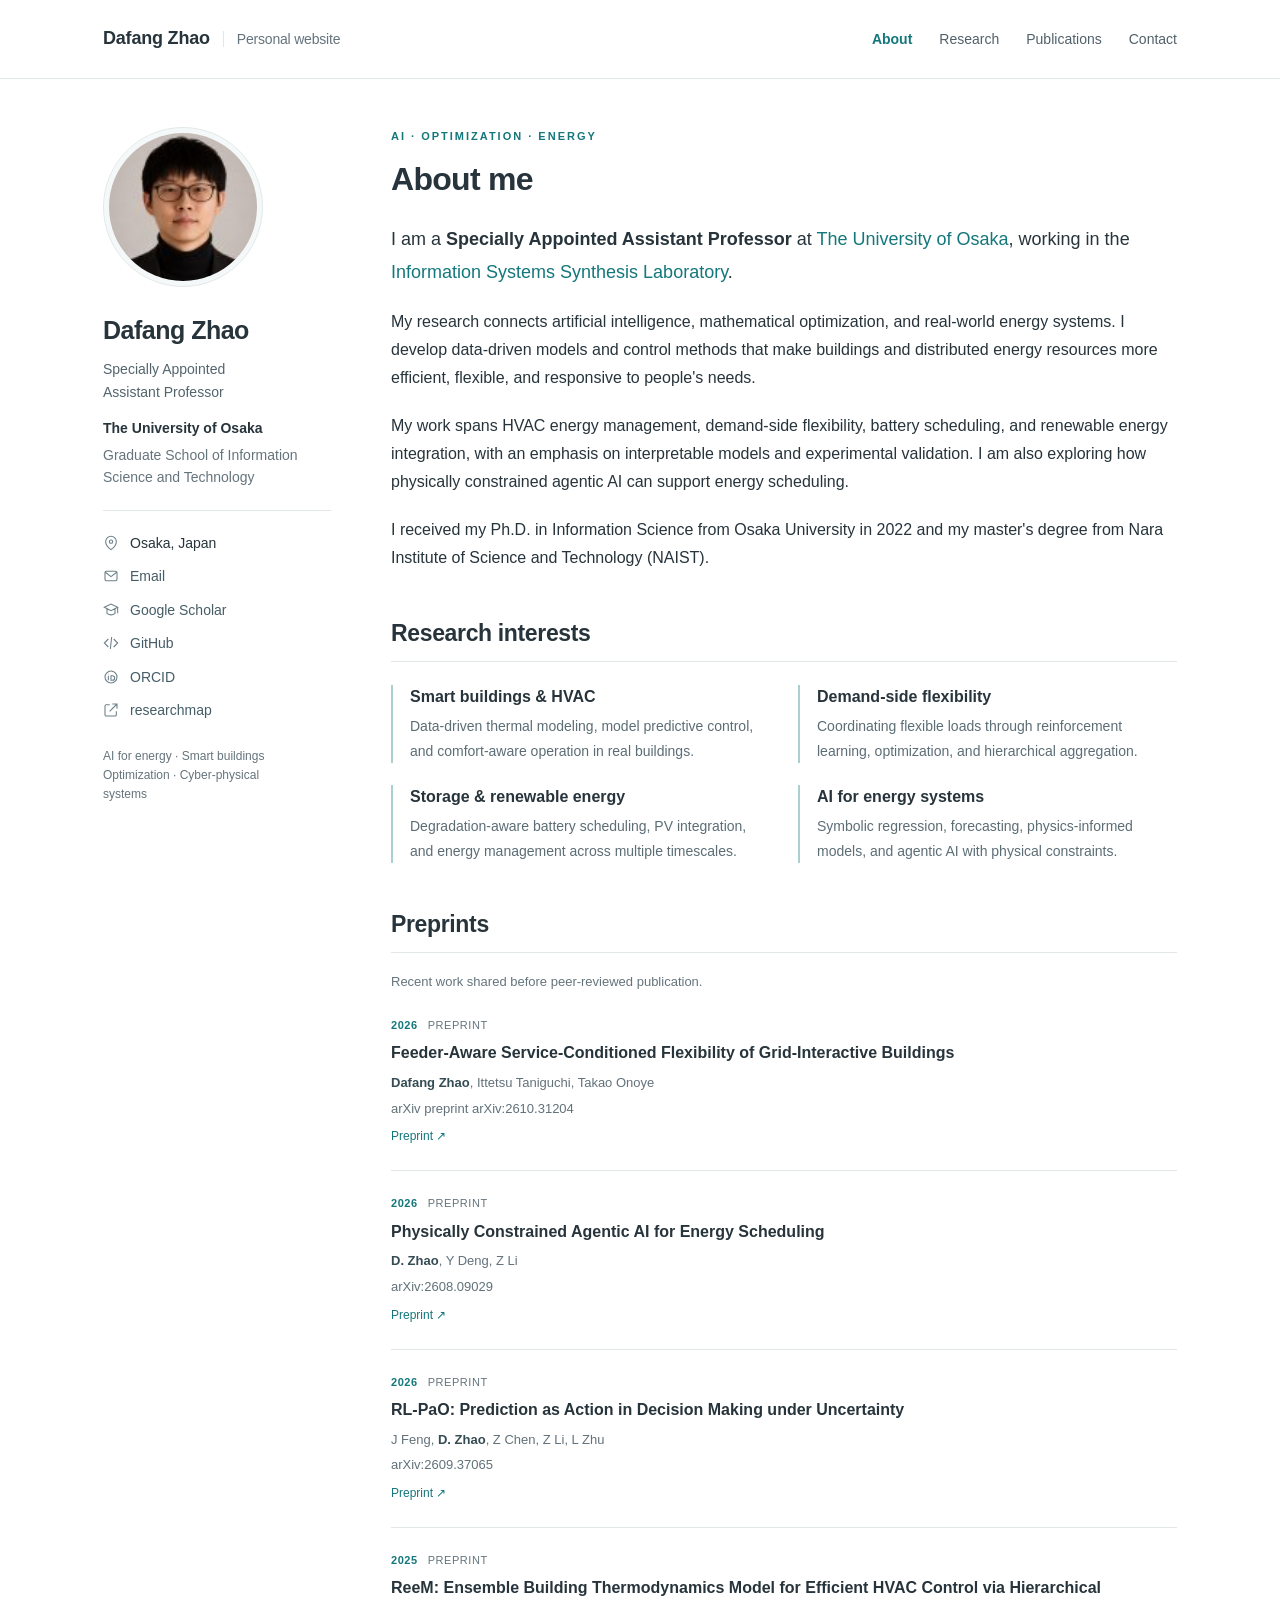
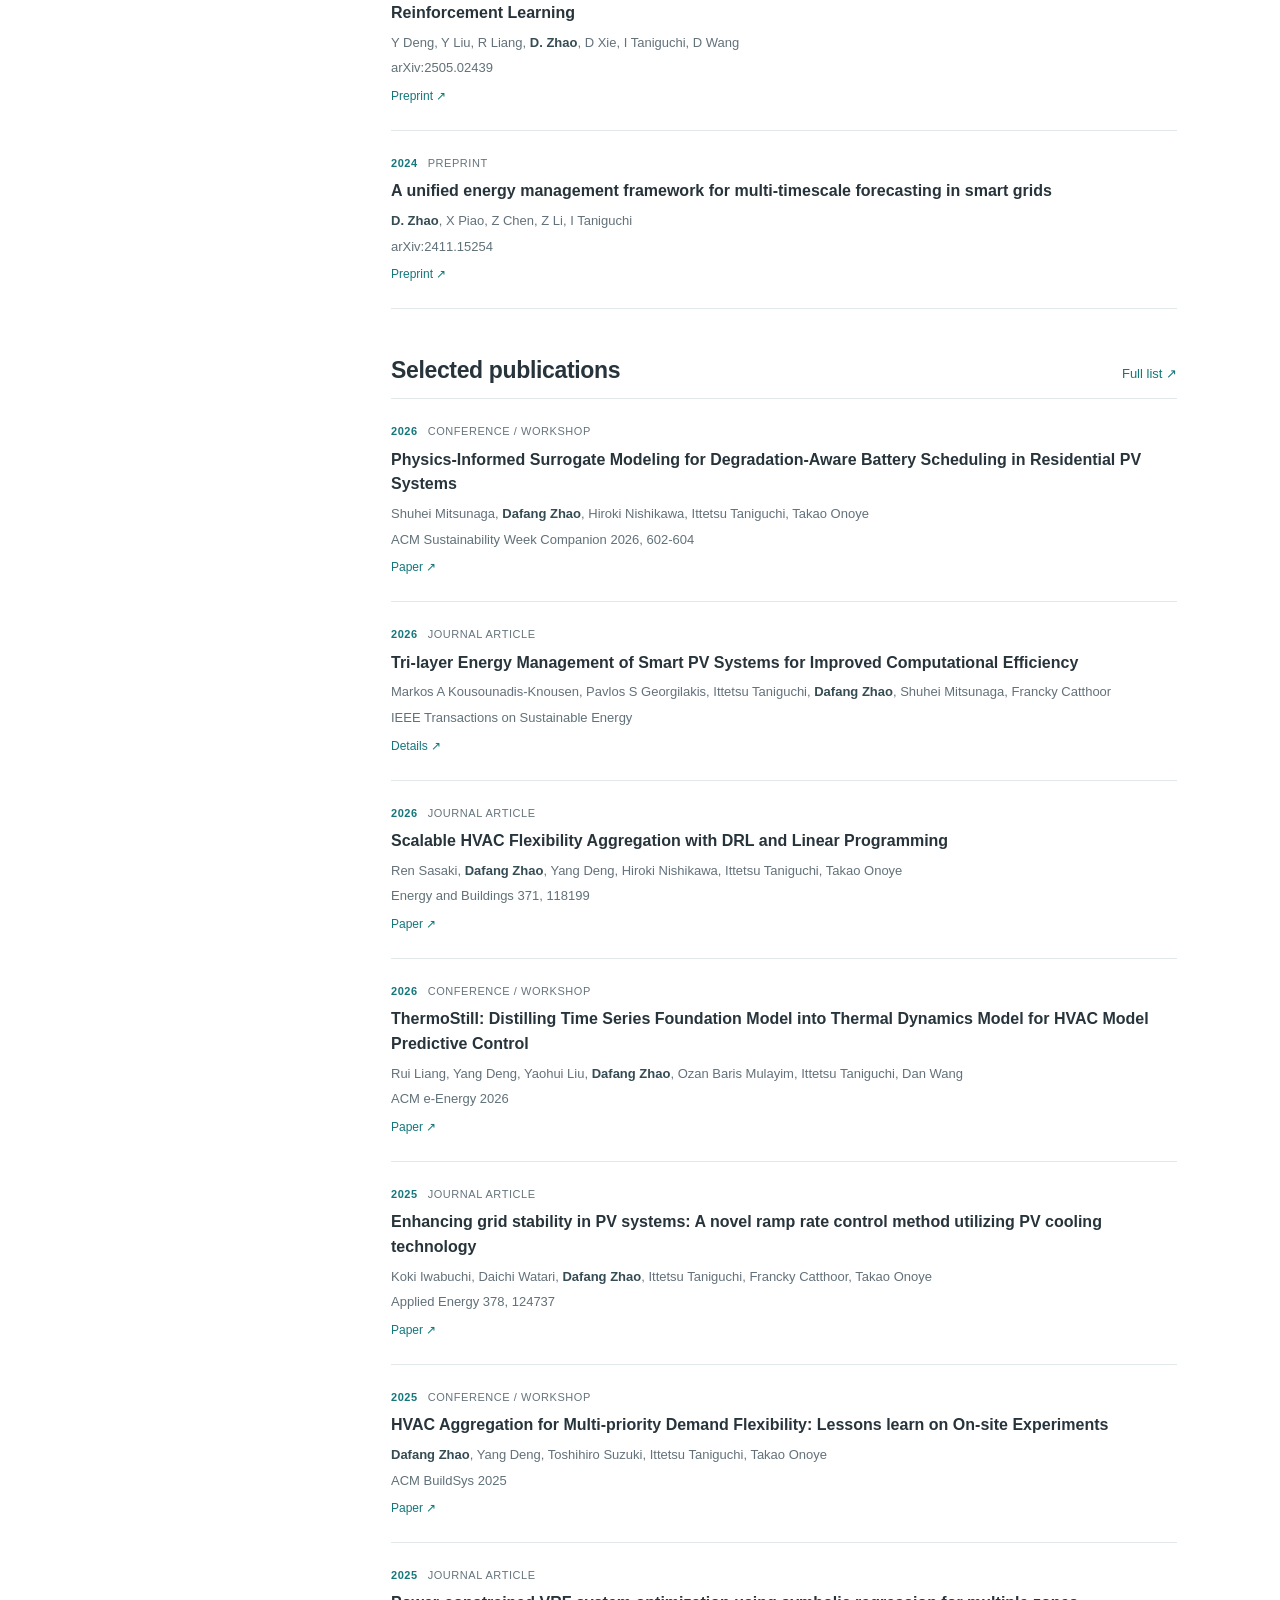
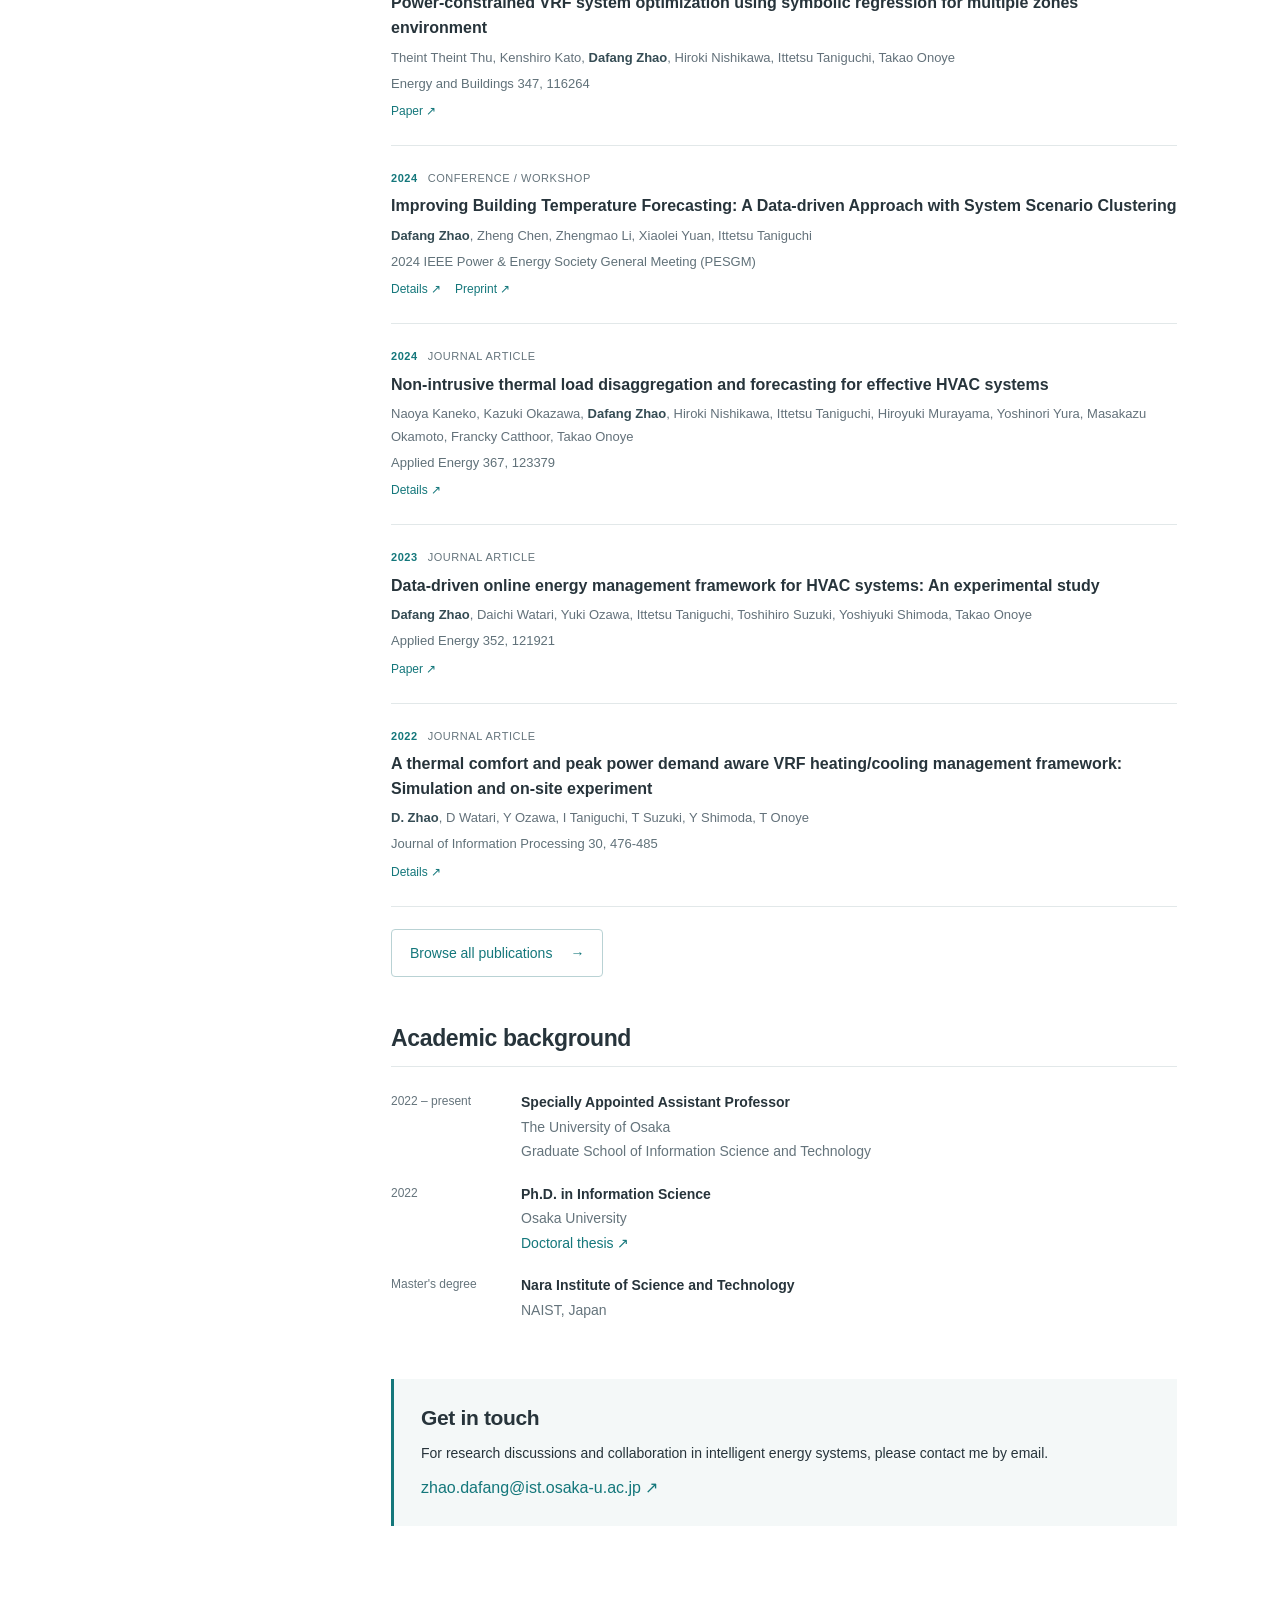
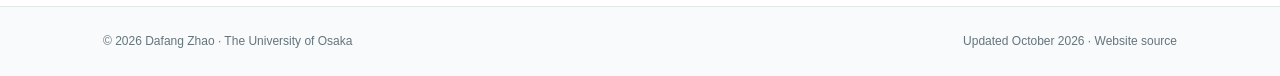
<file: index.html>
<!doctype html>
<html lang="en"><head>
<meta charset="utf-8"><meta name="viewport" content="width=device-width, initial-scale=1">
<title>Dafang Zhao | AI for Energy</title>
<meta name="description" content="Dafang Zhao, Specially Appointed Assistant Professor at The University of Osaka. Research in AI for energy, HVAC control, battery scheduling, and optimization.">
<meta name="theme-color" content="#14777b"><meta property="og:type" content="website"><meta property="og:title" content="Dafang Zhao | AI for Energy">
<meta property="og:description" content="AI, optimization, and intelligent energy systems. Research, publications, and academic background."><meta property="og:url" content="https://jacobzhao.github.io/">
<link rel="canonical" href="https://jacobzhao.github.io/"><link rel="icon" href="assets/favicon.svg" type="image/svg+xml"><link rel="stylesheet" href="assets/style.css">
<script type="application/ld+json">{"@context": "https://schema.org", "@type": "Person", "name": "Dafang Zhao", "url": "https://jacobzhao.github.io/", "image": "https://jacobzhao.github.io/assets/portrait.jpg", "jobTitle": "Specially Appointed Assistant Professor", "affiliation": {"@type": "Organization", "name": "The University of Osaka"}, "sameAs": ["https://scholar.google.com/citations?user=62711IsAAAAJ&hl=en", "https://github.com/JacobZhao", "https://orcid.org/0000-0001-8107-4260", "https://researchmap.jp/zhaodafang?lang=en"]}</script><script src="assets/main.js" defer></script>
</head><body>
<a class="skip-link" href="#main">Skip to content</a>
<header class="masthead"><div class="masthead-inner"><a class="brand" href="index.html">Dafang Zhao<span>Personal website</span></a>
<nav class="main-nav" aria-label="Main navigation"><a href="index.html" aria-current="page">About</a><a href="index.html#research">Research</a><a href="publications.html" >Publications</a><a href="index.html#contact">Contact</a></nav></div></header>
<div class="page-layout"><aside class="profile" aria-label="Dafang Zhao's profile">
      <img class="portrait" src="assets/portrait.jpg" alt="Dafang Zhao" width="160" height="160">
      <h2 class="profile-name">Dafang Zhao</h2>
      <p class="profile-role">Specially Appointed<br>Assistant Professor</p>
      <p class="profile-institution">The University of Osaka<span>Graduate School of Information<br>Science and Technology</span></p>
      <ul class="profile-links"><li class="location"><svg viewBox="0 0 24 24" aria-hidden="true"><path d="M20 10c0 6-8 12-8 12S4 16 4 10a8 8 0 1 1 16 0Z"/><circle cx="12" cy="10" r="2.5"/></svg>Osaka, Japan</li><li><svg viewBox="0 0 24 24" aria-hidden="true"><rect x="3" y="5" width="18" height="14" rx="2"/><path d="m3 6 9 7 9-7"/></svg><a href="mailto:zhao.dafang@ist.osaka-u.ac.jp">Email</a></li><li><svg viewBox="0 0 24 24" aria-hidden="true"><path d="m2 8 10-5 10 5-10 5Z M6 10v7c4 3 8 3 12 0v-7 M22 8v9"/></svg><a href="https://scholar.google.com/citations?user=62711IsAAAAJ&amp;hl=en">Google Scholar</a></li><li><svg viewBox="0 0 24 24" aria-hidden="true"><path d="m8 6-6 6 6 6m8-12 6 6-6 6m-3-15-2 18"/></svg><a href="https://github.com/JacobZhao">GitHub</a></li><li><svg viewBox="0 0 24 24" aria-hidden="true"><circle cx="12" cy="12" r="9"/><path d="M8 10v7m0-10v1m4 2h2a3 3 0 0 1 0 7h-2Z"/></svg><a href="https://orcid.org/0000-0001-8107-4260">ORCID</a></li><li><svg viewBox="0 0 24 24" aria-hidden="true"><path d="M14 3h7v7m0-7L10 14m0-10H5a2 2 0 0 0-2 2v13a2 2 0 0 0 2 2h13a2 2 0 0 0 2-2v-5"/></svg><a href="https://researchmap.jp/zhaodafang?lang=en">researchmap</a></li></ul>
      <p class="sidebar-note">AI for energy · Smart buildings<br>Optimization · Cyber-physical systems</p>
    </aside><main class="content" id="main"><p class="eyebrow">AI · Optimization · Energy</p><h1>About me</h1>
    <p class="intro">I am a <strong>Specially Appointed Assistant Professor</strong> at <a href="https://www.osaka-u.ac.jp/en">The University of Osaka</a>, working in the <a href="https://www-ise2.ist.osaka-u.ac.jp/en/">Information Systems Synthesis Laboratory</a>.</p>
    <p>My research connects artificial intelligence, mathematical optimization, and real-world energy systems. I develop data-driven models and control methods that make buildings and distributed energy resources more efficient, flexible, and responsive to people's needs.</p>
    <p>My work spans HVAC energy management, demand-side flexibility, battery scheduling, and renewable energy integration, with an emphasis on interpretable models and experimental validation. I am also exploring how physically constrained agentic AI can support energy scheduling.</p>
    <p>I received my Ph.D. in Information Science from Osaka University in 2022 and my master's degree from Nara Institute of Science and Technology (NAIST).</p>
    <section class="section" id="research" aria-labelledby="research-title"><div class="section-heading"><h2 id="research-title">Research interests</h2></div>
    <div class="research-list">
      <article class="research-item"><h3>Smart buildings &amp; HVAC</h3><p>Data-driven thermal modeling, model predictive control, and comfort-aware operation in real buildings.</p></article>
      <article class="research-item"><h3>Demand-side flexibility</h3><p>Coordinating flexible loads through reinforcement learning, optimization, and hierarchical aggregation.</p></article>
      <article class="research-item"><h3>Storage &amp; renewable energy</h3><p>Degradation-aware battery scheduling, PV integration, and energy management across multiple timescales.</p></article>
      <article class="research-item"><h3>AI for energy systems</h3><p>Symbolic regression, forecasting, physics-informed models, and agentic AI with physical constraints.</p></article>
    </div></section>
    <section class="section" id="preprints" aria-labelledby="preprints-title"><div class="section-heading"><h2 id="preprints-title">Preprints</h2></div><p class="preprint-note">Recent work shared before peer-reviewed publication.</p><ul class="pub-list"><li class="publication" data-type="preprint" data-year="2026">
      <div class="pub-kicker"><span class="year">2026</span><span>Preprint</span></div>
      <h3><a href="https://arxiv.org/abs/2610.31204">Feeder-Aware Service-Conditioned Flexibility of Grid-Interactive Buildings</a></h3>
      <p class="authors"><strong>Dafang Zhao</strong>, Ittetsu Taniguchi, Takao Onoye</p><p class="venue">arXiv preprint arXiv:2610.31204</p>
      <div class="pub-links"><a href="https://arxiv.org/abs/2610.31204">Preprint ↗</a></div></li><li class="publication" data-type="preprint" data-year="2026">
      <div class="pub-kicker"><span class="year">2026</span><span>Preprint</span></div>
      <h3><a href="https://arxiv.org/abs/2608.09029">Physically Constrained Agentic AI for Energy Scheduling</a></h3>
      <p class="authors"><strong>D. Zhao</strong>, Y Deng, Z Li</p><p class="venue">arXiv:2608.09029</p>
      <div class="pub-links"><a href="https://arxiv.org/abs/2608.09029">Preprint ↗</a></div></li><li class="publication" data-type="preprint" data-year="2026">
      <div class="pub-kicker"><span class="year">2026</span><span>Preprint</span></div>
      <h3><a href="https://arxiv.org/abs/2609.37065">RL-PaO: Prediction as Action in Decision Making under Uncertainty</a></h3>
      <p class="authors">J Feng, <strong>D. Zhao</strong>, Z Chen, Z Li, L Zhu</p><p class="venue">arXiv:2609.37065</p>
      <div class="pub-links"><a href="https://arxiv.org/abs/2609.37065">Preprint ↗</a></div></li><li class="publication" data-type="preprint" data-year="2025">
      <div class="pub-kicker"><span class="year">2025</span><span>Preprint</span></div>
      <h3><a href="https://arxiv.org/abs/2505.02439">ReeM: Ensemble Building Thermodynamics Model for Efficient HVAC Control via Hierarchical Reinforcement Learning</a></h3>
      <p class="authors">Y Deng, Y Liu, R Liang, <strong>D. Zhao</strong>, D Xie, I Taniguchi, D Wang</p><p class="venue">arXiv:2505.02439</p>
      <div class="pub-links"><a href="https://arxiv.org/abs/2505.02439">Preprint ↗</a></div></li><li class="publication" data-type="preprint" data-year="2024">
      <div class="pub-kicker"><span class="year">2024</span><span>Preprint</span></div>
      <h3><a href="https://arxiv.org/abs/2411.15254">A unified energy management framework for multi-timescale forecasting in smart grids</a></h3>
      <p class="authors"><strong>D. Zhao</strong>, X Piao, Z Chen, Z Li, I Taniguchi</p><p class="venue">arXiv:2411.15254</p>
      <div class="pub-links"><a href="https://arxiv.org/abs/2411.15254">Preprint ↗</a></div></li></ul></section><section class="section" id="publications" aria-labelledby="publications-title"><div class="section-heading"><h2 id="publications-title">Selected publications</h2><a href="publications.html">Full list ↗</a></div><ul class="pub-list"><li class="publication" data-type="conference" data-year="2026">
      <div class="pub-kicker"><span class="year">2026</span><span>Conference / workshop</span></div>
      <h3><a href="https://doi.org/10.1145/3765611.3815356">Physics-Informed Surrogate Modeling for Degradation-Aware Battery Scheduling in Residential PV Systems</a></h3>
      <p class="authors">Shuhei Mitsunaga, <strong>Dafang Zhao</strong>, Hiroki Nishikawa, Ittetsu Taniguchi, Takao Onoye</p><p class="venue">ACM Sustainability Week Companion 2026, 602-604</p>
      <div class="pub-links"><a href="https://doi.org/10.1145/3765611.3815356">Paper ↗</a></div></li><li class="publication" data-type="journal" data-year="2026">
      <div class="pub-kicker"><span class="year">2026</span><span>Journal article</span></div>
      <h3><a href="https://scholar.google.com/citations?view_op=view_citation&amp;hl=zh-CN&amp;user=62711IsAAAAJ&amp;sortby=pubdate&amp;citation_for_view=62711IsAAAAJ:O3NaXMp0MMsC">Tri-layer Energy Management of Smart PV Systems for Improved Computational Efficiency</a></h3>
      <p class="authors">Markos A Kousounadis-Knousen, Pavlos S Georgilakis, Ittetsu Taniguchi, <strong>Dafang Zhao</strong>, Shuhei Mitsunaga, Francky Catthoor</p><p class="venue">IEEE Transactions on Sustainable Energy</p>
      <div class="pub-links"><a href="https://scholar.google.com/citations?view_op=view_citation&amp;hl=zh-CN&amp;user=62711IsAAAAJ&amp;sortby=pubdate&amp;citation_for_view=62711IsAAAAJ:O3NaXMp0MMsC">Details ↗</a></div></li><li class="publication" data-type="journal" data-year="2026">
      <div class="pub-kicker"><span class="year">2026</span><span>Journal article</span></div>
      <h3><a href="https://doi.org/10.1016/j.enbuild.2026.118199">Scalable HVAC Flexibility Aggregation with DRL and Linear Programming</a></h3>
      <p class="authors">Ren Sasaki, <strong>Dafang Zhao</strong>, Yang Deng, Hiroki Nishikawa, Ittetsu Taniguchi, Takao Onoye</p><p class="venue">Energy and Buildings 371, 118199</p>
      <div class="pub-links"><a href="https://doi.org/10.1016/j.enbuild.2026.118199">Paper ↗</a></div></li><li class="publication" data-type="conference" data-year="2026">
      <div class="pub-kicker"><span class="year">2026</span><span>Conference / workshop</span></div>
      <h3><a href="https://doi.org/10.1145/3744255.3811745">ThermoStill: Distilling Time Series Foundation Model into Thermal Dynamics Model for HVAC Model Predictive Control</a></h3>
      <p class="authors">Rui Liang, Yang Deng, Yaohui Liu, <strong>Dafang Zhao</strong>, Ozan Baris Mulayim, Ittetsu Taniguchi, Dan Wang</p><p class="venue">ACM e-Energy 2026</p>
      <div class="pub-links"><a href="https://doi.org/10.1145/3744255.3811745">Paper ↗</a></div></li><li class="publication" data-type="journal" data-year="2025">
      <div class="pub-kicker"><span class="year">2025</span><span>Journal article</span></div>
      <h3><a href="https://doi.org/10.1016/j.apenergy.2024.124737">Enhancing grid stability in PV systems: A novel ramp rate control method utilizing PV cooling technology</a></h3>
      <p class="authors">Koki Iwabuchi, Daichi Watari, <strong>Dafang Zhao</strong>, Ittetsu Taniguchi, Francky Catthoor, Takao Onoye</p><p class="venue">Applied Energy 378, 124737</p>
      <div class="pub-links"><a href="https://doi.org/10.1016/j.apenergy.2024.124737">Paper ↗</a></div></li><li class="publication" data-type="conference" data-year="2025">
      <div class="pub-kicker"><span class="year">2025</span><span>Conference / workshop</span></div>
      <h3><a href="https://doi.org/10.1145/3736425.3770099">HVAC Aggregation for Multi-priority Demand Flexibility: Lessons learn on On-site Experiments</a></h3>
      <p class="authors"><strong>Dafang Zhao</strong>, Yang Deng, Toshihiro Suzuki, Ittetsu Taniguchi, Takao Onoye</p><p class="venue">ACM BuildSys 2025</p>
      <div class="pub-links"><a href="https://doi.org/10.1145/3736425.3770099">Paper ↗</a></div></li><li class="publication" data-type="journal" data-year="2025">
      <div class="pub-kicker"><span class="year">2025</span><span>Journal article</span></div>
      <h3><a href="https://doi.org/10.1016/j.enbuild.2025.116264">Power-constrained VRF system optimization using symbolic regression for multiple zones environment</a></h3>
      <p class="authors">Theint Theint Thu, Kenshiro Kato, <strong>Dafang Zhao</strong>, Hiroki Nishikawa, Ittetsu Taniguchi, Takao Onoye</p><p class="venue">Energy and Buildings 347, 116264</p>
      <div class="pub-links"><a href="https://doi.org/10.1016/j.enbuild.2025.116264">Paper ↗</a></div></li><li class="publication" data-type="conference" data-year="2024">
      <div class="pub-kicker"><span class="year">2024</span><span>Conference / workshop</span></div>
      <h3><a href="https://scholar.google.com/citations?view_op=view_citation&amp;hl=en&amp;user=62711IsAAAAJ&amp;citation_for_view=62711IsAAAAJ:8k81kl-MbHgC">Improving Building Temperature Forecasting: A Data-driven Approach with System Scenario Clustering</a></h3>
      <p class="authors"><strong>Dafang Zhao</strong>, Zheng Chen, Zhengmao Li, Xiaolei Yuan, Ittetsu Taniguchi</p><p class="venue">2024 IEEE Power &amp; Energy Society General Meeting (PESGM)</p>
      <div class="pub-links"><a href="https://scholar.google.com/citations?view_op=view_citation&amp;hl=en&amp;user=62711IsAAAAJ&amp;citation_for_view=62711IsAAAAJ:8k81kl-MbHgC">Details ↗</a><a href="https://arxiv.org/abs/2402.13628">Preprint ↗</a></div></li><li class="publication" data-type="journal" data-year="2024">
      <div class="pub-kicker"><span class="year">2024</span><span>Journal article</span></div>
      <h3><a href="https://scholar.google.com/citations?view_op=view_citation&amp;hl=en&amp;user=62711IsAAAAJ&amp;citation_for_view=62711IsAAAAJ:ULOm3_A8WrAC">Non-intrusive thermal load disaggregation and forecasting for effective HVAC systems</a></h3>
      <p class="authors">Naoya Kaneko, Kazuki Okazawa, <strong>Dafang Zhao</strong>, Hiroki Nishikawa, Ittetsu Taniguchi, Hiroyuki Murayama, Yoshinori Yura, Masakazu Okamoto, Francky Catthoor, Takao Onoye</p><p class="venue">Applied Energy 367, 123379</p>
      <div class="pub-links"><a href="https://scholar.google.com/citations?view_op=view_citation&amp;hl=en&amp;user=62711IsAAAAJ&amp;citation_for_view=62711IsAAAAJ:ULOm3_A8WrAC">Details ↗</a></div></li><li class="publication" data-type="journal" data-year="2023">
      <div class="pub-kicker"><span class="year">2023</span><span>Journal article</span></div>
      <h3><a href="https://doi.org/10.1016/j.apenergy.2023.121921">Data-driven online energy management framework for HVAC systems: An experimental study</a></h3>
      <p class="authors"><strong>Dafang Zhao</strong>, Daichi Watari, Yuki Ozawa, Ittetsu Taniguchi, Toshihiro Suzuki, Yoshiyuki Shimoda, Takao Onoye</p><p class="venue">Applied Energy 352, 121921</p>
      <div class="pub-links"><a href="https://doi.org/10.1016/j.apenergy.2023.121921">Paper ↗</a></div></li><li class="publication" data-type="journal" data-year="2022">
      <div class="pub-kicker"><span class="year">2022</span><span>Journal article</span></div>
      <h3><a href="https://scholar.google.com/citations?view_op=view_citation&amp;hl=en&amp;user=62711IsAAAAJ&amp;citation_for_view=62711IsAAAAJ:qjMakFHDy7sC">A thermal comfort and peak power demand aware VRF heating/cooling management framework: Simulation and on-site experiment</a></h3>
      <p class="authors"><strong>D. Zhao</strong>, D Watari, Y Ozawa, I Taniguchi, T Suzuki, Y Shimoda, T Onoye</p><p class="venue">Journal of Information Processing 30, 476-485</p>
      <div class="pub-links"><a href="https://scholar.google.com/citations?view_op=view_citation&amp;hl=en&amp;user=62711IsAAAAJ&amp;citation_for_view=62711IsAAAAJ:qjMakFHDy7sC">Details ↗</a></div></li></ul><a class="all-link" href="publications.html">Browse all publications <span aria-hidden="true">→</span></a></section>
    <section class="section" id="background" aria-labelledby="background-title"><div class="section-heading"><h2 id="background-title">Academic background</h2></div>
    <div class="timeline"><div class="timeline-time">2022 – present</div><div><strong>Specially Appointed Assistant Professor</strong><p>The University of Osaka<br>Graduate School of Information Science and Technology</p></div></div>
    <div class="timeline"><div class="timeline-time">2022</div><div><strong>Ph.D. in Information Science</strong><p>Osaka University</p><a href="https://hdl.handle.net/11094/89577">Doctoral thesis ↗</a></div></div>
    <div class="timeline"><div class="timeline-time">Master's degree</div><div><strong>Nara Institute of Science and Technology</strong><p>NAIST, Japan</p></div></div></section>
    <section class="contact-box" id="contact" aria-labelledby="contact-title"><h2 id="contact-title">Get in touch</h2><p>For research discussions and collaboration in intelligent energy systems, please contact me by email.</p><a href="mailto:zhao.dafang@ist.osaka-u.ac.jp">zhao.dafang@ist.osaka-u.ac.jp ↗</a></section></main></div>
<footer class="footer"><div class="footer-inner"><span>© 2026 Dafang Zhao · The University of Osaka</span><span>Updated October 2026 · <a href="https://github.com/JacobZhao/JacobZhao.github.io">Website source</a></span></div></footer>
</body></html>
</file>
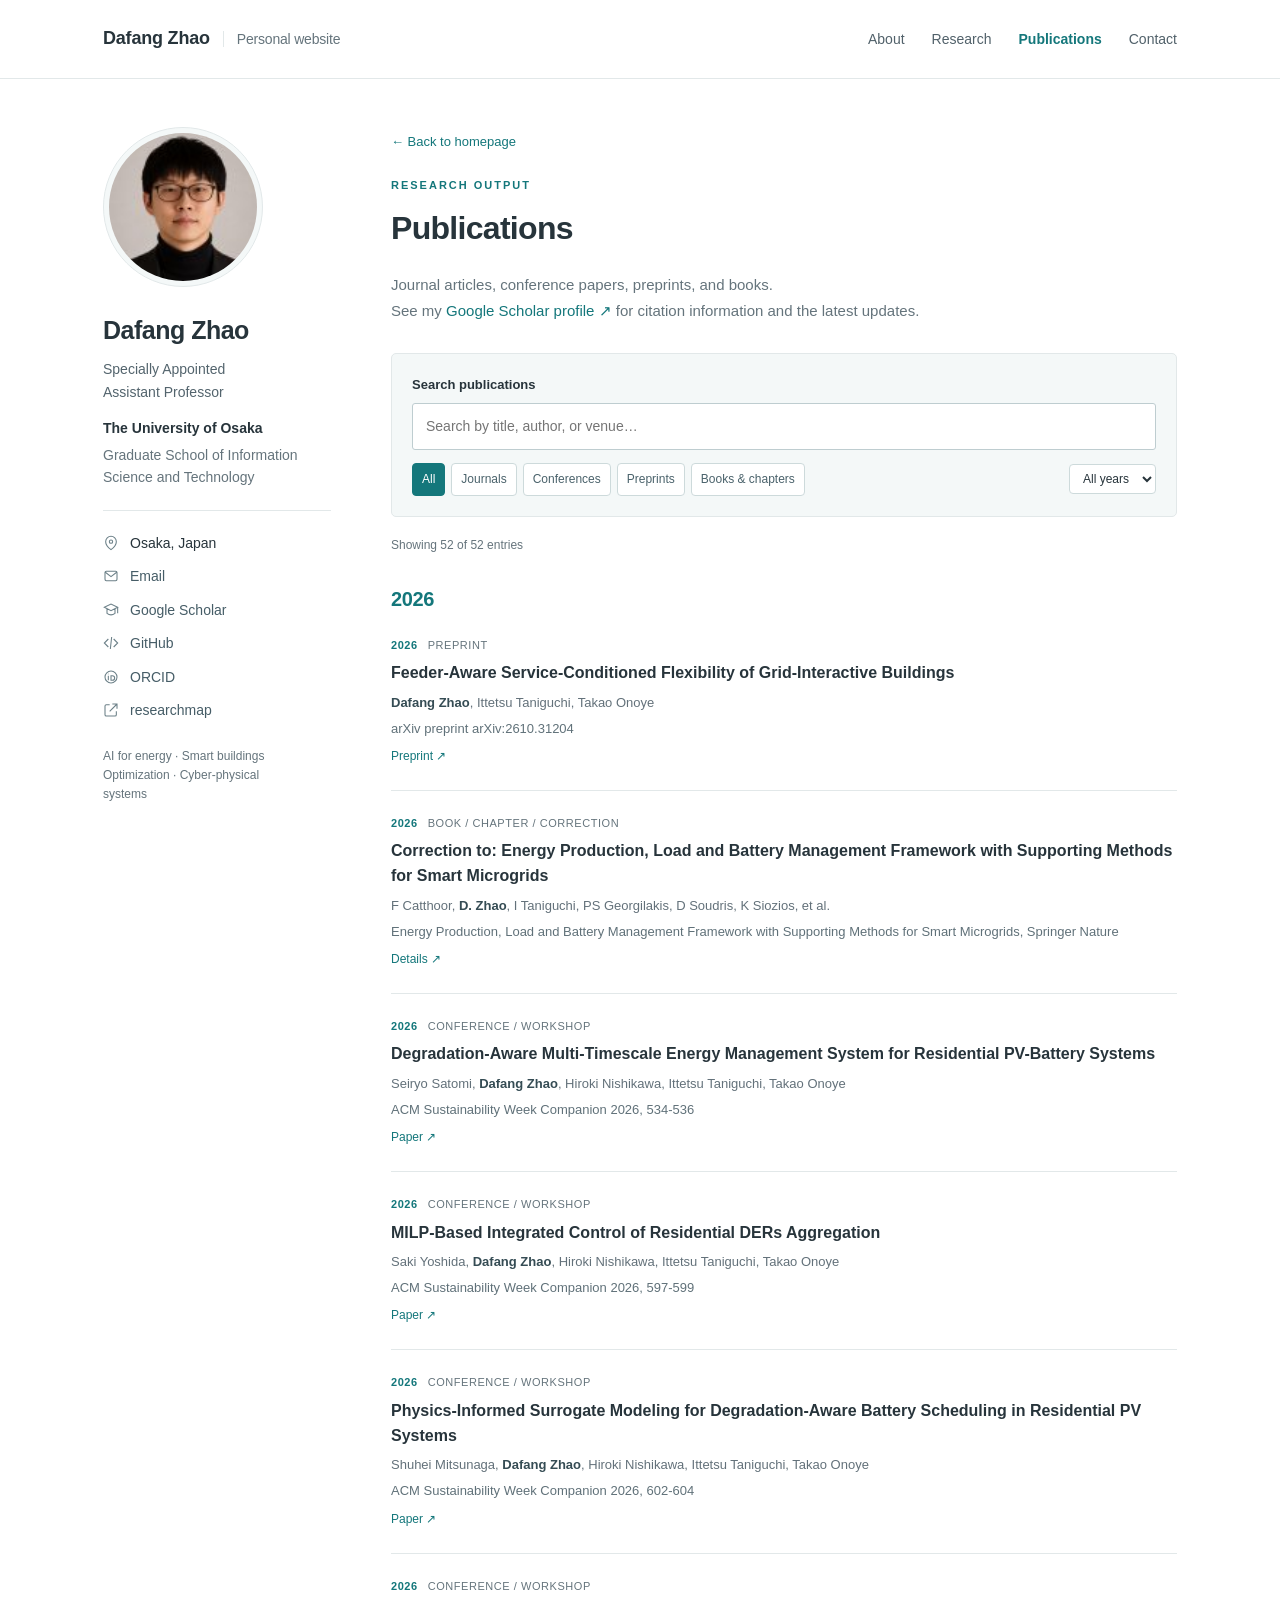
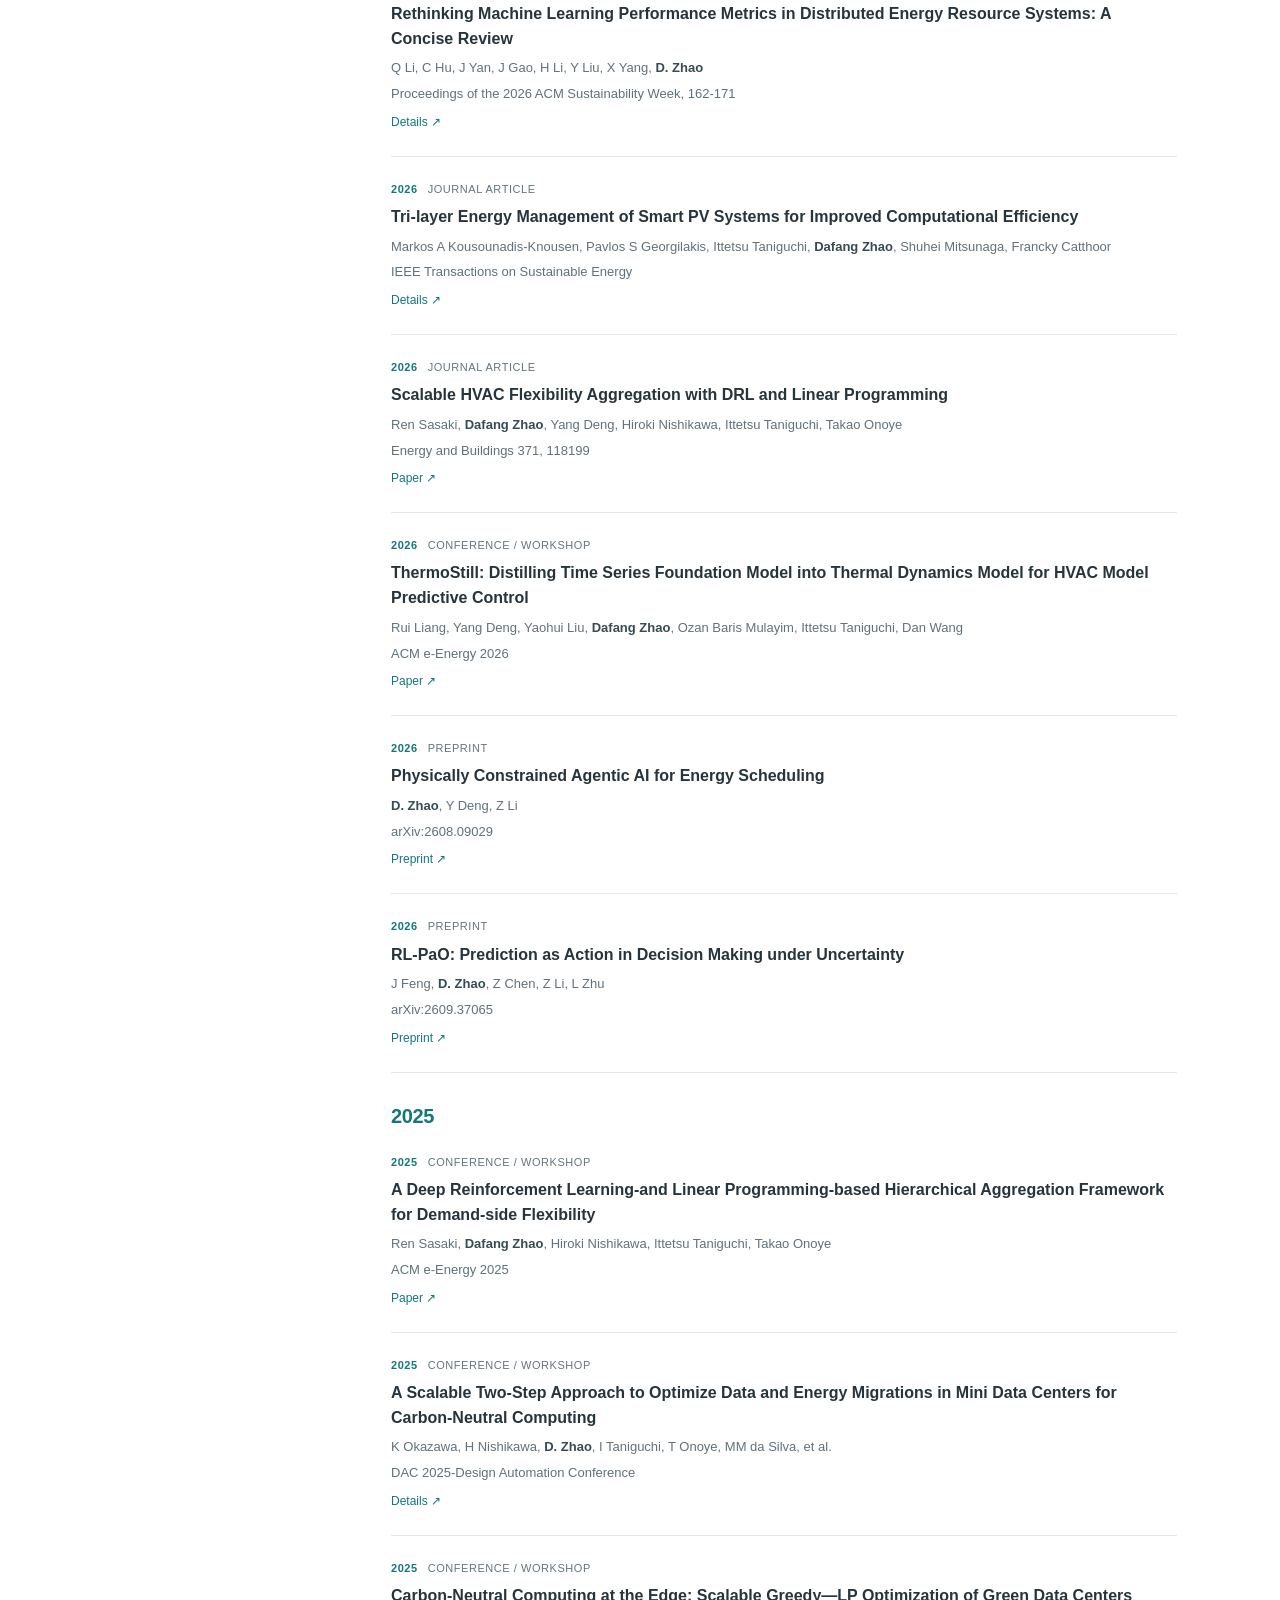
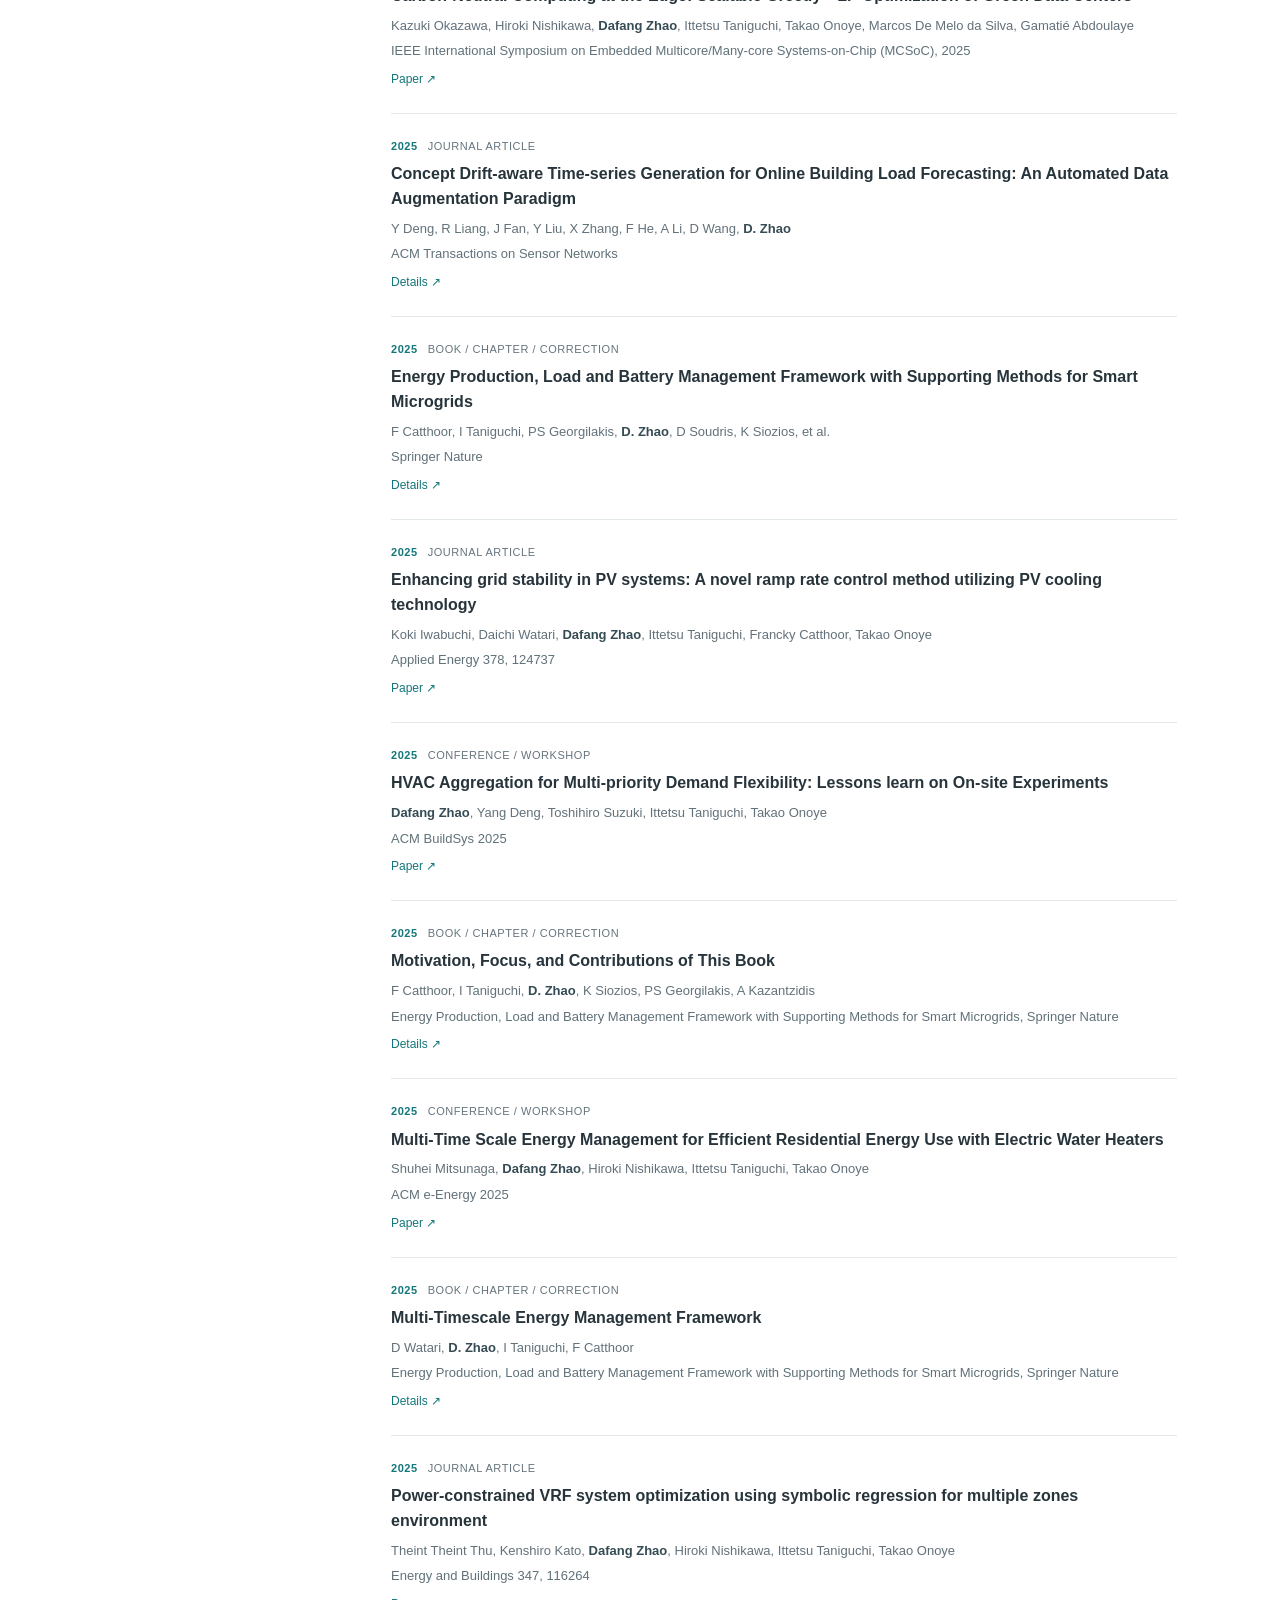
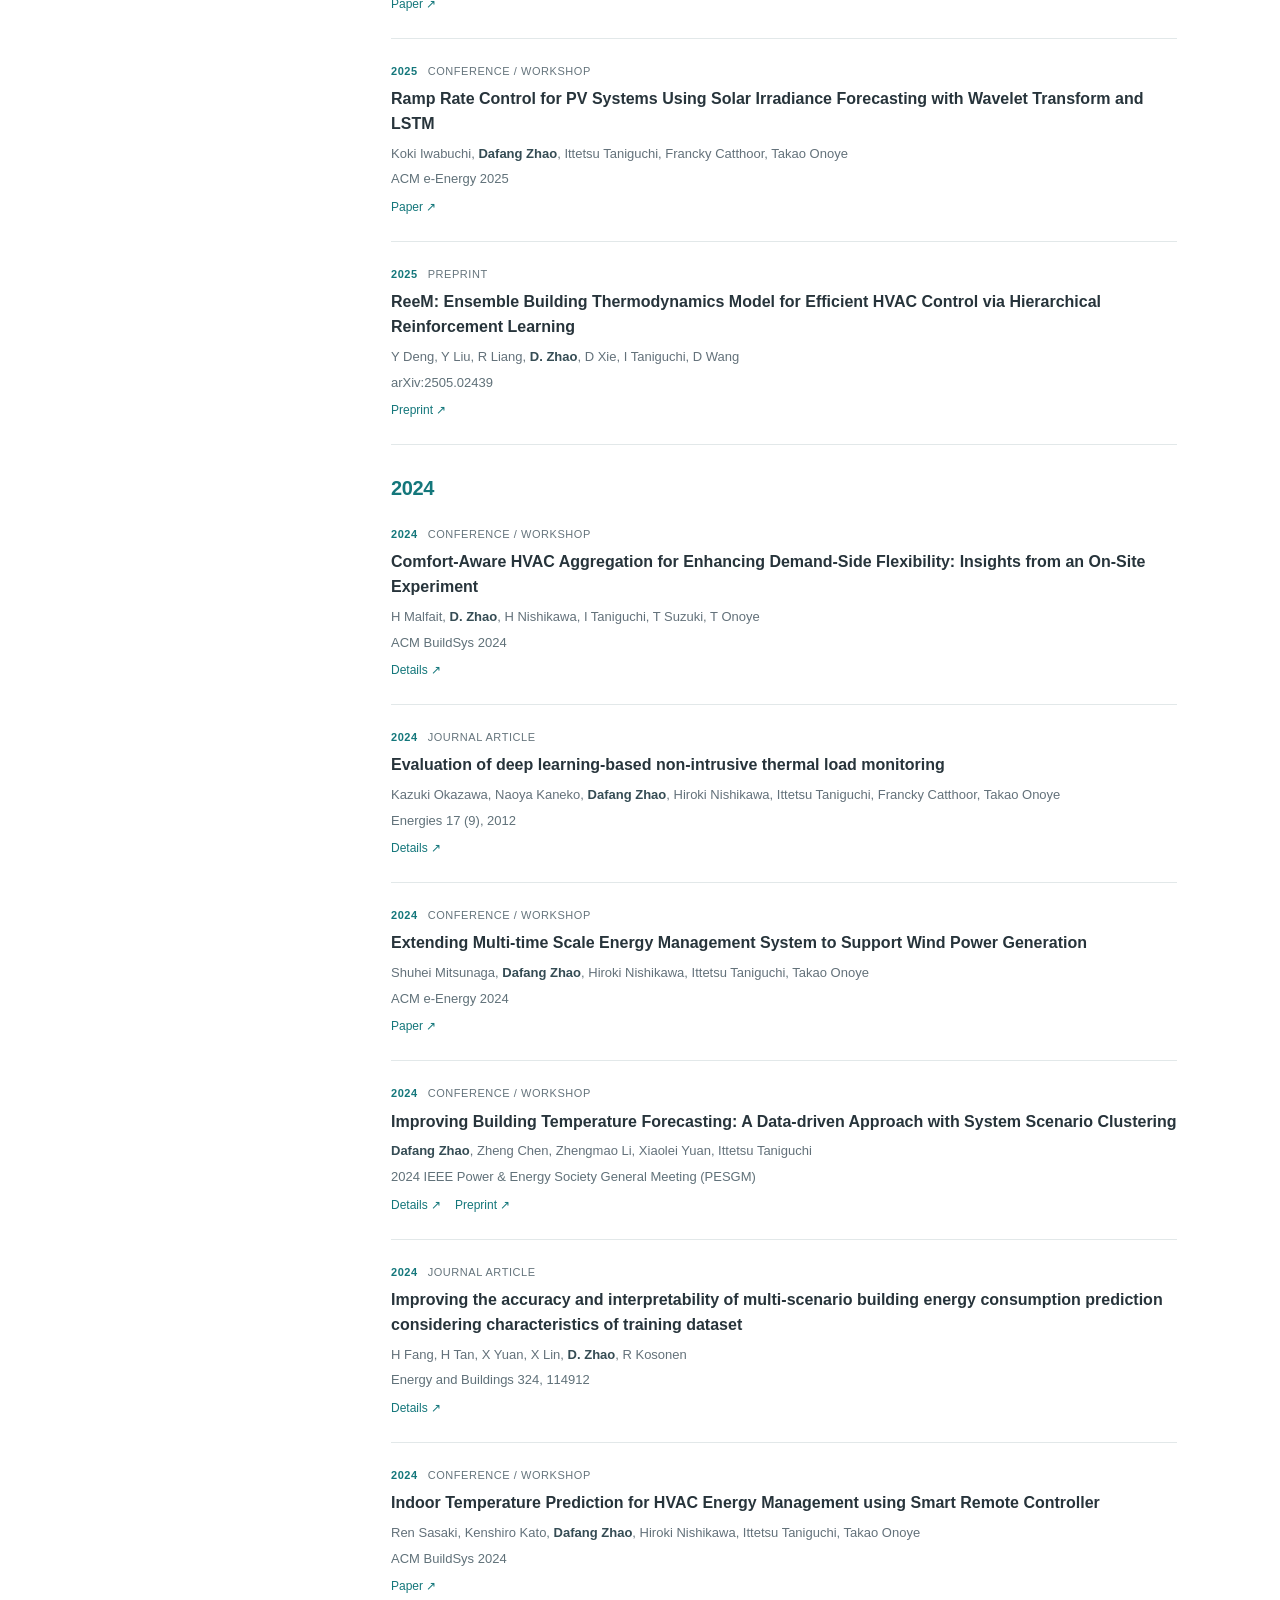
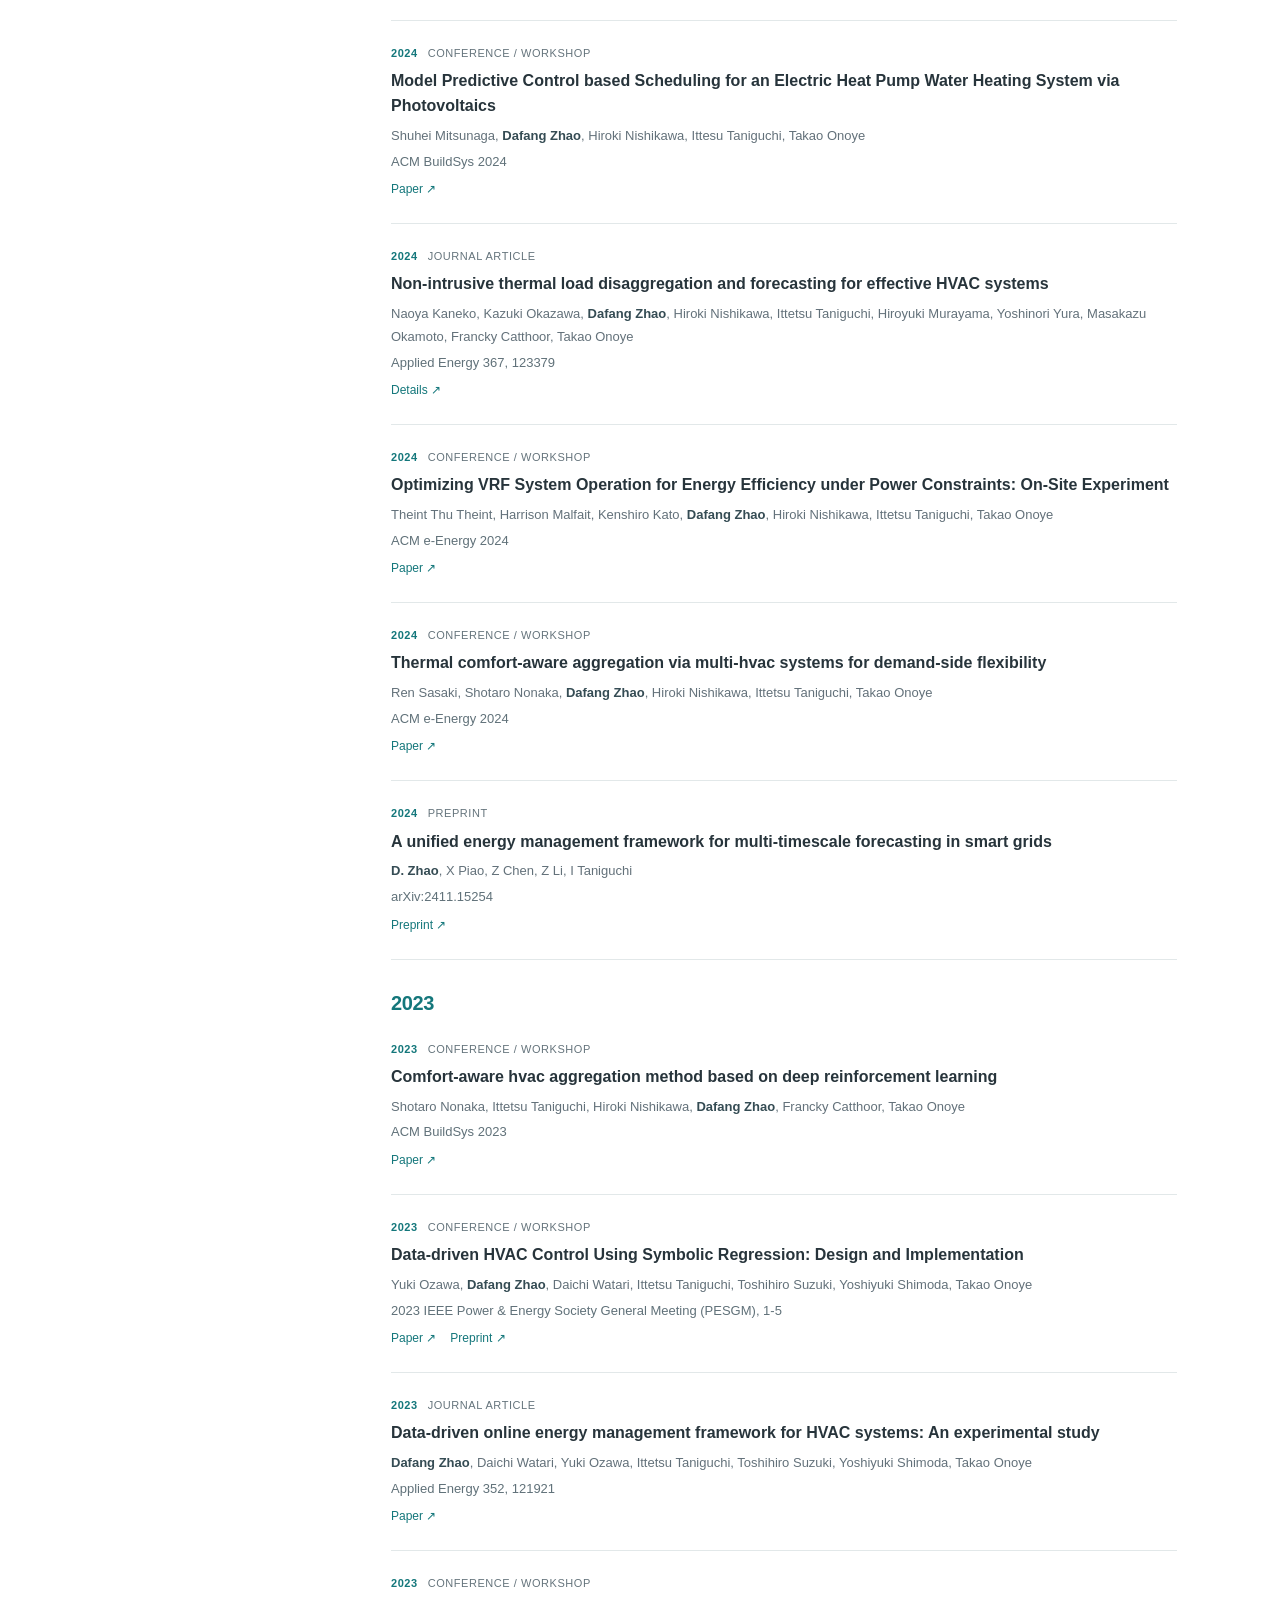
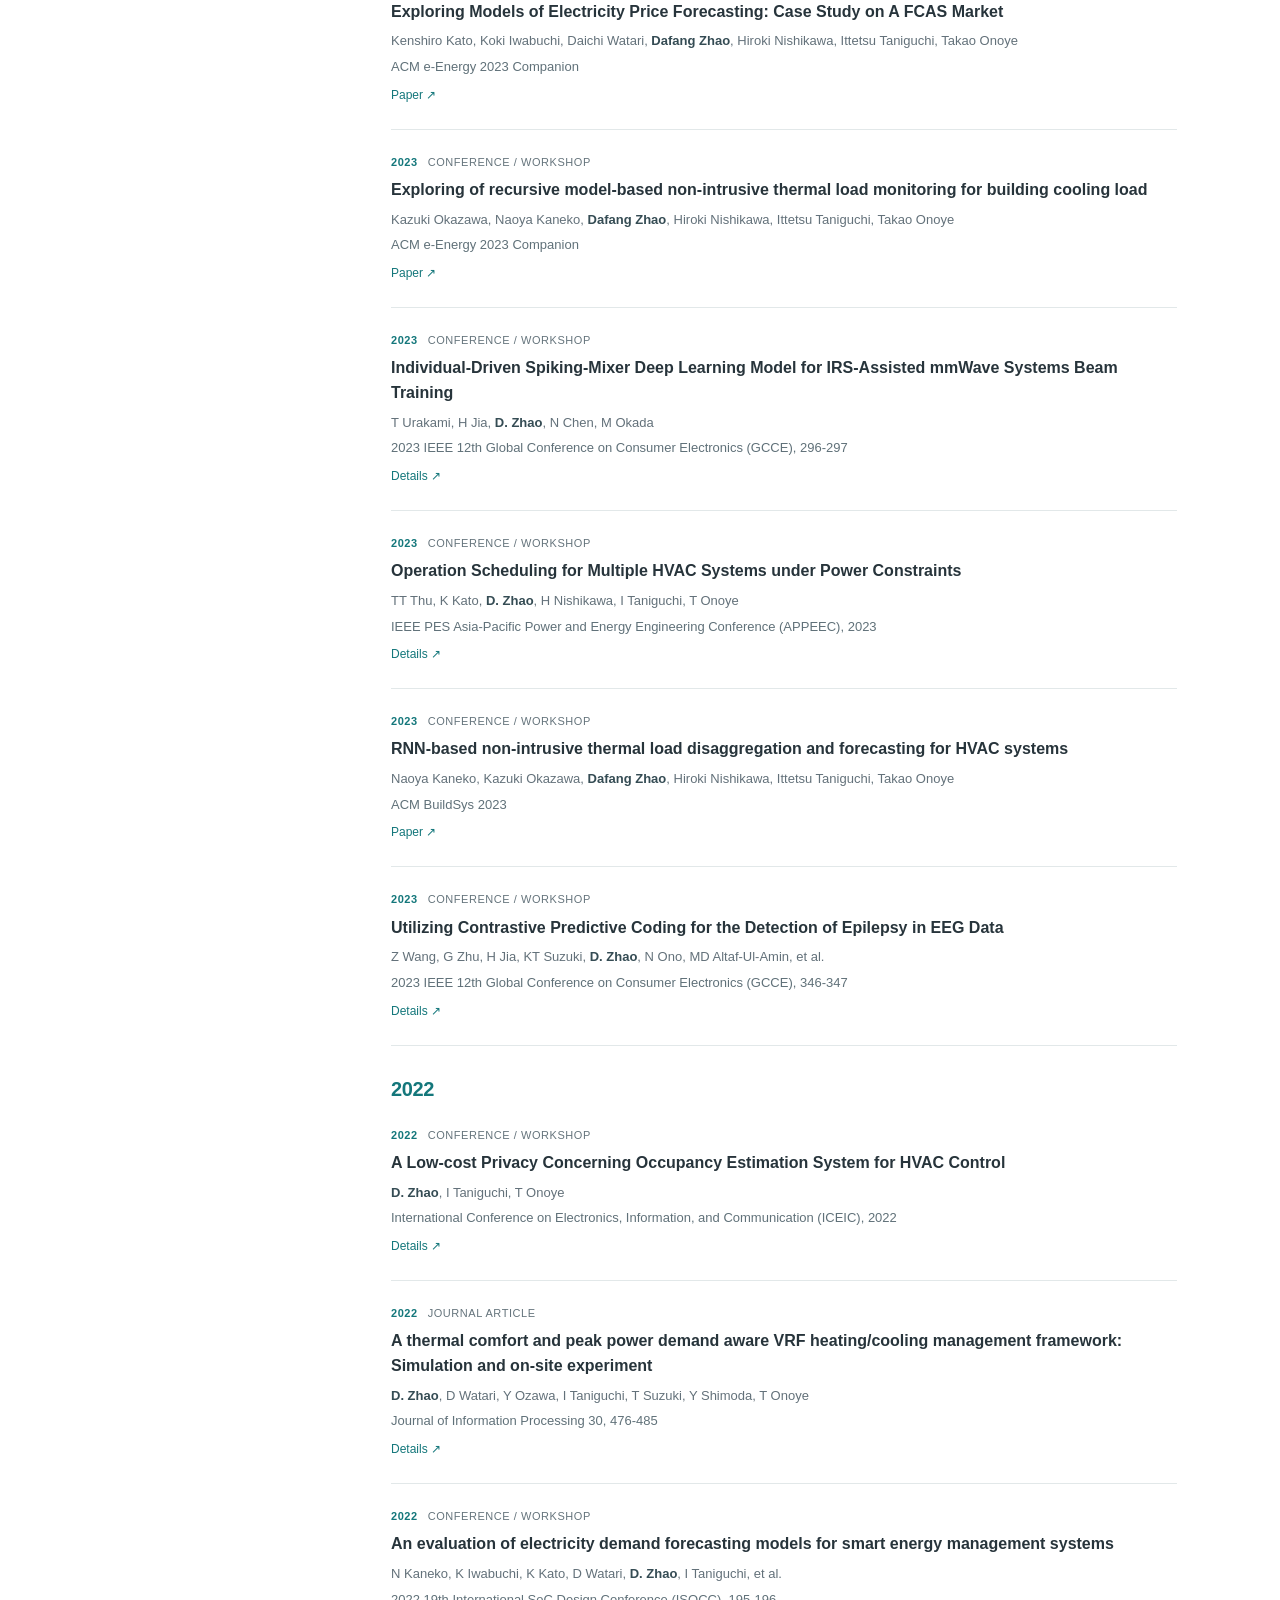
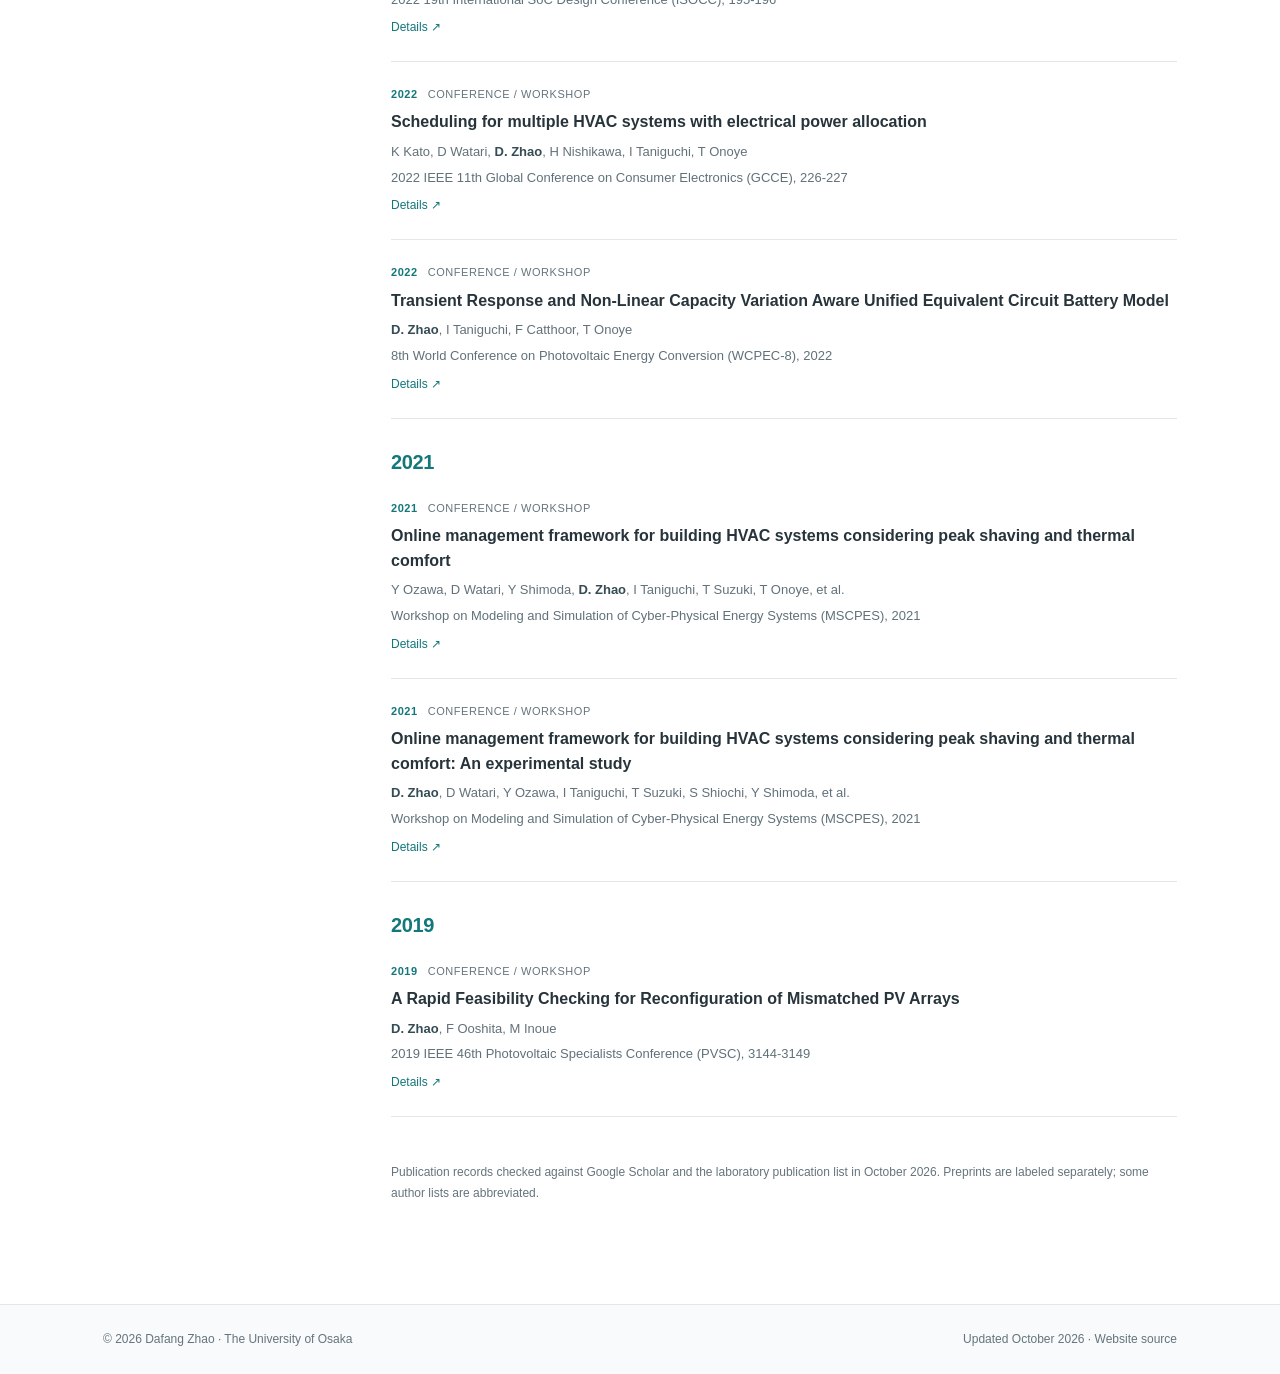
<file: publications.html>
<!doctype html>
<html lang="en"><head>
<meta charset="utf-8"><meta name="viewport" content="width=device-width, initial-scale=1">
<title>Publications | Dafang Zhao</title>
<meta name="description" content="Dafang Zhao, Specially Appointed Assistant Professor at The University of Osaka. Research in AI for energy, HVAC control, battery scheduling, and optimization.">
<meta name="theme-color" content="#14777b"><meta property="og:type" content="website"><meta property="og:title" content="Publications | Dafang Zhao">
<meta property="og:description" content="AI, optimization, and intelligent energy systems. Research, publications, and academic background."><meta property="og:url" content="https://jacobzhao.github.io/publications.html">
<link rel="canonical" href="https://jacobzhao.github.io/publications.html"><link rel="icon" href="assets/favicon.svg" type="image/svg+xml"><link rel="stylesheet" href="assets/style.css">
<script type="application/ld+json">{"@context": "https://schema.org", "@type": "Person", "name": "Dafang Zhao", "url": "https://jacobzhao.github.io/", "image": "https://jacobzhao.github.io/assets/portrait.jpg", "jobTitle": "Specially Appointed Assistant Professor", "affiliation": {"@type": "Organization", "name": "The University of Osaka"}, "sameAs": ["https://scholar.google.com/citations?user=62711IsAAAAJ&hl=en", "https://github.com/JacobZhao", "https://orcid.org/0000-0001-8107-4260", "https://researchmap.jp/zhaodafang?lang=en"]}</script><script src="assets/main.js" defer></script>
</head><body>
<a class="skip-link" href="#main">Skip to content</a>
<header class="masthead"><div class="masthead-inner"><a class="brand" href="index.html">Dafang Zhao<span>Personal website</span></a>
<nav class="main-nav" aria-label="Main navigation"><a href="index.html" >About</a><a href="index.html#research">Research</a><a href="publications.html" aria-current="page">Publications</a><a href="index.html#contact">Contact</a></nav></div></header>
<div class="page-layout"><aside class="profile" aria-label="Dafang Zhao's profile">
      <img class="portrait" src="assets/portrait.jpg" alt="Dafang Zhao" width="160" height="160">
      <h2 class="profile-name">Dafang Zhao</h2>
      <p class="profile-role">Specially Appointed<br>Assistant Professor</p>
      <p class="profile-institution">The University of Osaka<span>Graduate School of Information<br>Science and Technology</span></p>
      <ul class="profile-links"><li class="location"><svg viewBox="0 0 24 24" aria-hidden="true"><path d="M20 10c0 6-8 12-8 12S4 16 4 10a8 8 0 1 1 16 0Z"/><circle cx="12" cy="10" r="2.5"/></svg>Osaka, Japan</li><li><svg viewBox="0 0 24 24" aria-hidden="true"><rect x="3" y="5" width="18" height="14" rx="2"/><path d="m3 6 9 7 9-7"/></svg><a href="mailto:zhao.dafang@ist.osaka-u.ac.jp">Email</a></li><li><svg viewBox="0 0 24 24" aria-hidden="true"><path d="m2 8 10-5 10 5-10 5Z M6 10v7c4 3 8 3 12 0v-7 M22 8v9"/></svg><a href="https://scholar.google.com/citations?user=62711IsAAAAJ&amp;hl=en">Google Scholar</a></li><li><svg viewBox="0 0 24 24" aria-hidden="true"><path d="m8 6-6 6 6 6m8-12 6 6-6 6m-3-15-2 18"/></svg><a href="https://github.com/JacobZhao">GitHub</a></li><li><svg viewBox="0 0 24 24" aria-hidden="true"><circle cx="12" cy="12" r="9"/><path d="M8 10v7m0-10v1m4 2h2a3 3 0 0 1 0 7h-2Z"/></svg><a href="https://orcid.org/0000-0001-8107-4260">ORCID</a></li><li><svg viewBox="0 0 24 24" aria-hidden="true"><path d="M14 3h7v7m0-7L10 14m0-10H5a2 2 0 0 0-2 2v13a2 2 0 0 0 2 2h13a2 2 0 0 0 2-2v-5"/></svg><a href="https://researchmap.jp/zhaodafang?lang=en">researchmap</a></li></ul>
      <p class="sidebar-note">AI for energy · Smart buildings<br>Optimization · Cyber-physical systems</p>
    </aside><main class="content" id="main"><a class="back-link" href="index.html">← Back to homepage</a><p class="eyebrow">Research output</p><h1>Publications</h1><p class="page-intro">Journal articles, conference papers, preprints, and books.<br>See my <a href="https://scholar.google.com/citations?user=62711IsAAAAJ&amp;hl=en">Google Scholar profile ↗</a> for citation information and the latest updates.</p>
    <div class="publication-tools js-only"><label class="search-label" for="publication-search">Search publications</label><input class="search-input" type="search" id="publication-search" placeholder="Search by title, author, or venue…" autocomplete="off">
    <div class="filter-row"><div class="type-filter" role="group" aria-label="Publication type"><button type="button" class="filter-button" data-filter="all" aria-pressed="true">All</button><button type="button" class="filter-button" data-filter="journal" aria-pressed="false">Journals</button><button type="button" class="filter-button" data-filter="conference" aria-pressed="false">Conferences</button><button type="button" class="filter-button" data-filter="preprint" aria-pressed="false">Preprints</button><button type="button" class="filter-button" data-filter="book" aria-pressed="false">Books & chapters</button></div><select class="year-select" id="publication-year" aria-label="Publication year"><option value="all">All years</option><option value="2026">2026</option><option value="2025">2025</option><option value="2024">2024</option><option value="2023">2023</option><option value="2022">2022</option><option value="2021">2021</option><option value="2019">2019</option></select></div></div><p class="results-status js-only" id="results-status" role="status" aria-live="polite">Showing 52 entries</p><section class="year-group" aria-labelledby="year-2026"><h2 class="year-heading" id="year-2026">2026</h2><ul class="pub-list"><li class="publication" data-type="preprint" data-year="2026">
      <div class="pub-kicker"><span class="year">2026</span><span>Preprint</span></div>
      <h3><a href="https://arxiv.org/abs/2610.31204">Feeder-Aware Service-Conditioned Flexibility of Grid-Interactive Buildings</a></h3>
      <p class="authors"><strong>Dafang Zhao</strong>, Ittetsu Taniguchi, Takao Onoye</p><p class="venue">arXiv preprint arXiv:2610.31204</p>
      <div class="pub-links"><a href="https://arxiv.org/abs/2610.31204">Preprint ↗</a></div></li><li class="publication" data-type="book" data-year="2026">
      <div class="pub-kicker"><span class="year">2026</span><span>Book / chapter / correction</span></div>
      <h3><a href="https://scholar.google.com/citations?view_op=view_citation&amp;hl=en&amp;user=62711IsAAAAJ&amp;cstart=20&amp;pagesize=80&amp;citation_for_view=62711IsAAAAJ:bEWYMUwI8FkC">Correction to: Energy Production, Load and Battery Management Framework with Supporting Methods for Smart Microgrids</a></h3>
      <p class="authors">F Catthoor, <strong>D. Zhao</strong>, I Taniguchi, PS Georgilakis, D Soudris, K Siozios, et al.</p><p class="venue">Energy Production, Load and Battery Management Framework with Supporting Methods for Smart Microgrids, Springer Nature</p>
      <div class="pub-links"><a href="https://scholar.google.com/citations?view_op=view_citation&amp;hl=en&amp;user=62711IsAAAAJ&amp;cstart=20&amp;pagesize=80&amp;citation_for_view=62711IsAAAAJ:bEWYMUwI8FkC">Details ↗</a></div></li><li class="publication" data-type="conference" data-year="2026">
      <div class="pub-kicker"><span class="year">2026</span><span>Conference / workshop</span></div>
      <h3><a href="https://doi.org/10.1145/3765611.3815372">Degradation-Aware Multi-Timescale Energy Management System for Residential PV-Battery Systems</a></h3>
      <p class="authors">Seiryo Satomi, <strong>Dafang Zhao</strong>, Hiroki Nishikawa, Ittetsu Taniguchi, Takao Onoye</p><p class="venue">ACM Sustainability Week Companion 2026, 534-536</p>
      <div class="pub-links"><a href="https://doi.org/10.1145/3765611.3815372">Paper ↗</a></div></li><li class="publication" data-type="conference" data-year="2026">
      <div class="pub-kicker"><span class="year">2026</span><span>Conference / workshop</span></div>
      <h3><a href="https://doi.org/10.1145/3765611.3815352">MILP-Based Integrated Control of Residential DERs Aggregation</a></h3>
      <p class="authors">Saki Yoshida, <strong>Dafang Zhao</strong>, Hiroki Nishikawa, Ittetsu Taniguchi, Takao Onoye</p><p class="venue">ACM Sustainability Week Companion 2026, 597-599</p>
      <div class="pub-links"><a href="https://doi.org/10.1145/3765611.3815352">Paper ↗</a></div></li><li class="publication" data-type="conference" data-year="2026">
      <div class="pub-kicker"><span class="year">2026</span><span>Conference / workshop</span></div>
      <h3><a href="https://doi.org/10.1145/3765611.3815356">Physics-Informed Surrogate Modeling for Degradation-Aware Battery Scheduling in Residential PV Systems</a></h3>
      <p class="authors">Shuhei Mitsunaga, <strong>Dafang Zhao</strong>, Hiroki Nishikawa, Ittetsu Taniguchi, Takao Onoye</p><p class="venue">ACM Sustainability Week Companion 2026, 602-604</p>
      <div class="pub-links"><a href="https://doi.org/10.1145/3765611.3815356">Paper ↗</a></div></li><li class="publication" data-type="conference" data-year="2026">
      <div class="pub-kicker"><span class="year">2026</span><span>Conference / workshop</span></div>
      <h3><a href="https://scholar.google.com/citations?view_op=view_citation&amp;hl=en&amp;user=62711IsAAAAJ&amp;cstart=20&amp;pagesize=80&amp;citation_for_view=62711IsAAAAJ:maZDTaKrznsC">Rethinking Machine Learning Performance Metrics in Distributed Energy Resource Systems: A Concise Review</a></h3>
      <p class="authors">Q Li, C Hu, J Yan, J Gao, H Li, Y Liu, X Yang, <strong>D. Zhao</strong></p><p class="venue">Proceedings of the 2026 ACM Sustainability Week, 162-171</p>
      <div class="pub-links"><a href="https://scholar.google.com/citations?view_op=view_citation&amp;hl=en&amp;user=62711IsAAAAJ&amp;cstart=20&amp;pagesize=80&amp;citation_for_view=62711IsAAAAJ:maZDTaKrznsC">Details ↗</a></div></li><li class="publication" data-type="journal" data-year="2026">
      <div class="pub-kicker"><span class="year">2026</span><span>Journal article</span></div>
      <h3><a href="https://scholar.google.com/citations?view_op=view_citation&amp;hl=zh-CN&amp;user=62711IsAAAAJ&amp;sortby=pubdate&amp;citation_for_view=62711IsAAAAJ:O3NaXMp0MMsC">Tri-layer Energy Management of Smart PV Systems for Improved Computational Efficiency</a></h3>
      <p class="authors">Markos A Kousounadis-Knousen, Pavlos S Georgilakis, Ittetsu Taniguchi, <strong>Dafang Zhao</strong>, Shuhei Mitsunaga, Francky Catthoor</p><p class="venue">IEEE Transactions on Sustainable Energy</p>
      <div class="pub-links"><a href="https://scholar.google.com/citations?view_op=view_citation&amp;hl=zh-CN&amp;user=62711IsAAAAJ&amp;sortby=pubdate&amp;citation_for_view=62711IsAAAAJ:O3NaXMp0MMsC">Details ↗</a></div></li><li class="publication" data-type="journal" data-year="2026">
      <div class="pub-kicker"><span class="year">2026</span><span>Journal article</span></div>
      <h3><a href="https://doi.org/10.1016/j.enbuild.2026.118199">Scalable HVAC Flexibility Aggregation with DRL and Linear Programming</a></h3>
      <p class="authors">Ren Sasaki, <strong>Dafang Zhao</strong>, Yang Deng, Hiroki Nishikawa, Ittetsu Taniguchi, Takao Onoye</p><p class="venue">Energy and Buildings 371, 118199</p>
      <div class="pub-links"><a href="https://doi.org/10.1016/j.enbuild.2026.118199">Paper ↗</a></div></li><li class="publication" data-type="conference" data-year="2026">
      <div class="pub-kicker"><span class="year">2026</span><span>Conference / workshop</span></div>
      <h3><a href="https://doi.org/10.1145/3744255.3811745">ThermoStill: Distilling Time Series Foundation Model into Thermal Dynamics Model for HVAC Model Predictive Control</a></h3>
      <p class="authors">Rui Liang, Yang Deng, Yaohui Liu, <strong>Dafang Zhao</strong>, Ozan Baris Mulayim, Ittetsu Taniguchi, Dan Wang</p><p class="venue">ACM e-Energy 2026</p>
      <div class="pub-links"><a href="https://doi.org/10.1145/3744255.3811745">Paper ↗</a></div></li><li class="publication" data-type="preprint" data-year="2026">
      <div class="pub-kicker"><span class="year">2026</span><span>Preprint</span></div>
      <h3><a href="https://arxiv.org/abs/2608.09029">Physically Constrained Agentic AI for Energy Scheduling</a></h3>
      <p class="authors"><strong>D. Zhao</strong>, Y Deng, Z Li</p><p class="venue">arXiv:2608.09029</p>
      <div class="pub-links"><a href="https://arxiv.org/abs/2608.09029">Preprint ↗</a></div></li><li class="publication" data-type="preprint" data-year="2026">
      <div class="pub-kicker"><span class="year">2026</span><span>Preprint</span></div>
      <h3><a href="https://arxiv.org/abs/2609.37065">RL-PaO: Prediction as Action in Decision Making under Uncertainty</a></h3>
      <p class="authors">J Feng, <strong>D. Zhao</strong>, Z Chen, Z Li, L Zhu</p><p class="venue">arXiv:2609.37065</p>
      <div class="pub-links"><a href="https://arxiv.org/abs/2609.37065">Preprint ↗</a></div></li></ul></section><section class="year-group" aria-labelledby="year-2025"><h2 class="year-heading" id="year-2025">2025</h2><ul class="pub-list"><li class="publication" data-type="conference" data-year="2025">
      <div class="pub-kicker"><span class="year">2025</span><span>Conference / workshop</span></div>
      <h3><a href="https://doi.org/10.1145/3679240.3734672">A Deep Reinforcement Learning-and Linear Programming-based Hierarchical Aggregation Framework for Demand-side Flexibility</a></h3>
      <p class="authors">Ren Sasaki, <strong>Dafang Zhao</strong>, Hiroki Nishikawa, Ittetsu Taniguchi, Takao Onoye</p><p class="venue">ACM e-Energy 2025</p>
      <div class="pub-links"><a href="https://doi.org/10.1145/3679240.3734672">Paper ↗</a></div></li><li class="publication" data-type="conference" data-year="2025">
      <div class="pub-kicker"><span class="year">2025</span><span>Conference / workshop</span></div>
      <h3><a href="https://scholar.google.com/citations?view_op=view_citation&amp;hl=en&amp;user=62711IsAAAAJ&amp;cstart=20&amp;pagesize=80&amp;citation_for_view=62711IsAAAAJ:blknAaTinKkC">A Scalable Two-Step Approach to Optimize Data and Energy Migrations in Mini Data Centers for Carbon-Neutral Computing</a></h3>
      <p class="authors">K Okazawa, H Nishikawa, <strong>D. Zhao</strong>, I Taniguchi, T Onoye, MM da Silva, et al.</p><p class="venue">DAC 2025-Design Automation Conference</p>
      <div class="pub-links"><a href="https://scholar.google.com/citations?view_op=view_citation&amp;hl=en&amp;user=62711IsAAAAJ&amp;cstart=20&amp;pagesize=80&amp;citation_for_view=62711IsAAAAJ:blknAaTinKkC">Details ↗</a></div></li><li class="publication" data-type="conference" data-year="2025">
      <div class="pub-kicker"><span class="year">2025</span><span>Conference / workshop</span></div>
      <h3><a href="https://doi.org/10.1109/MCSoC67473.2025.00110">Carbon-Neutral Computing at the Edge: Scalable Greedy—LP Optimization of Green Data Centers</a></h3>
      <p class="authors">Kazuki Okazawa, Hiroki Nishikawa, <strong>Dafang Zhao</strong>, Ittetsu Taniguchi, Takao Onoye, Marcos De Melo da Silva, Gamatié Abdoulaye</p><p class="venue">IEEE International Symposium on Embedded Multicore/Many-core Systems-on-Chip (MCSoC), 2025</p>
      <div class="pub-links"><a href="https://doi.org/10.1109/MCSoC67473.2025.00110">Paper ↗</a></div></li><li class="publication" data-type="journal" data-year="2025">
      <div class="pub-kicker"><span class="year">2025</span><span>Journal article</span></div>
      <h3><a href="https://scholar.google.com/citations?view_op=view_citation&amp;hl=en&amp;user=62711IsAAAAJ&amp;cstart=20&amp;pagesize=80&amp;citation_for_view=62711IsAAAAJ:qUcmZB5y_30C">Concept Drift-aware Time-series Generation for Online Building Load Forecasting: An Automated Data Augmentation Paradigm</a></h3>
      <p class="authors">Y Deng, R Liang, J Fan, Y Liu, X Zhang, F He, A Li, D Wang, <strong>D. Zhao</strong></p><p class="venue">ACM Transactions on Sensor Networks</p>
      <div class="pub-links"><a href="https://scholar.google.com/citations?view_op=view_citation&amp;hl=en&amp;user=62711IsAAAAJ&amp;cstart=20&amp;pagesize=80&amp;citation_for_view=62711IsAAAAJ:qUcmZB5y_30C">Details ↗</a></div></li><li class="publication" data-type="book" data-year="2025">
      <div class="pub-kicker"><span class="year">2025</span><span>Book / chapter / correction</span></div>
      <h3><a href="https://scholar.google.com/citations?view_op=view_citation&amp;hl=en&amp;user=62711IsAAAAJ&amp;cstart=20&amp;pagesize=80&amp;citation_for_view=62711IsAAAAJ:RHpTSmoSYBkC">Energy Production, Load and Battery Management Framework with Supporting Methods for Smart Microgrids</a></h3>
      <p class="authors">F Catthoor, I Taniguchi, PS Georgilakis, <strong>D. Zhao</strong>, D Soudris, K Siozios, et al.</p><p class="venue">Springer Nature</p>
      <div class="pub-links"><a href="https://scholar.google.com/citations?view_op=view_citation&amp;hl=en&amp;user=62711IsAAAAJ&amp;cstart=20&amp;pagesize=80&amp;citation_for_view=62711IsAAAAJ:RHpTSmoSYBkC">Details ↗</a></div></li><li class="publication" data-type="journal" data-year="2025">
      <div class="pub-kicker"><span class="year">2025</span><span>Journal article</span></div>
      <h3><a href="https://doi.org/10.1016/j.apenergy.2024.124737">Enhancing grid stability in PV systems: A novel ramp rate control method utilizing PV cooling technology</a></h3>
      <p class="authors">Koki Iwabuchi, Daichi Watari, <strong>Dafang Zhao</strong>, Ittetsu Taniguchi, Francky Catthoor, Takao Onoye</p><p class="venue">Applied Energy 378, 124737</p>
      <div class="pub-links"><a href="https://doi.org/10.1016/j.apenergy.2024.124737">Paper ↗</a></div></li><li class="publication" data-type="conference" data-year="2025">
      <div class="pub-kicker"><span class="year">2025</span><span>Conference / workshop</span></div>
      <h3><a href="https://doi.org/10.1145/3736425.3770099">HVAC Aggregation for Multi-priority Demand Flexibility: Lessons learn on On-site Experiments</a></h3>
      <p class="authors"><strong>Dafang Zhao</strong>, Yang Deng, Toshihiro Suzuki, Ittetsu Taniguchi, Takao Onoye</p><p class="venue">ACM BuildSys 2025</p>
      <div class="pub-links"><a href="https://doi.org/10.1145/3736425.3770099">Paper ↗</a></div></li><li class="publication" data-type="book" data-year="2025">
      <div class="pub-kicker"><span class="year">2025</span><span>Book / chapter / correction</span></div>
      <h3><a href="https://scholar.google.com/citations?view_op=view_citation&amp;hl=en&amp;user=62711IsAAAAJ&amp;cstart=20&amp;pagesize=80&amp;citation_for_view=62711IsAAAAJ:HDshCWvjkbEC">Motivation, Focus, and Contributions of This Book</a></h3>
      <p class="authors">F Catthoor, I Taniguchi, <strong>D. Zhao</strong>, K Siozios, PS Georgilakis, A Kazantzidis</p><p class="venue">Energy Production, Load and Battery Management Framework with Supporting Methods for Smart Microgrids, Springer Nature</p>
      <div class="pub-links"><a href="https://scholar.google.com/citations?view_op=view_citation&amp;hl=en&amp;user=62711IsAAAAJ&amp;cstart=20&amp;pagesize=80&amp;citation_for_view=62711IsAAAAJ:HDshCWvjkbEC">Details ↗</a></div></li><li class="publication" data-type="conference" data-year="2025">
      <div class="pub-kicker"><span class="year">2025</span><span>Conference / workshop</span></div>
      <h3><a href="https://doi.org/10.1145/3679240.3734673">Multi-Time Scale Energy Management for Efficient Residential Energy Use with Electric Water Heaters</a></h3>
      <p class="authors">Shuhei Mitsunaga, <strong>Dafang Zhao</strong>, Hiroki Nishikawa, Ittetsu Taniguchi, Takao Onoye</p><p class="venue">ACM e-Energy 2025</p>
      <div class="pub-links"><a href="https://doi.org/10.1145/3679240.3734673">Paper ↗</a></div></li><li class="publication" data-type="book" data-year="2025">
      <div class="pub-kicker"><span class="year">2025</span><span>Book / chapter / correction</span></div>
      <h3><a href="https://scholar.google.com/citations?view_op=view_citation&amp;hl=en&amp;user=62711IsAAAAJ&amp;cstart=20&amp;pagesize=80&amp;citation_for_view=62711IsAAAAJ:mB3voiENLucC">Multi-Timescale Energy Management Framework</a></h3>
      <p class="authors">D Watari, <strong>D. Zhao</strong>, I Taniguchi, F Catthoor</p><p class="venue">Energy Production, Load and Battery Management Framework with Supporting Methods for Smart Microgrids, Springer Nature</p>
      <div class="pub-links"><a href="https://scholar.google.com/citations?view_op=view_citation&amp;hl=en&amp;user=62711IsAAAAJ&amp;cstart=20&amp;pagesize=80&amp;citation_for_view=62711IsAAAAJ:mB3voiENLucC">Details ↗</a></div></li><li class="publication" data-type="journal" data-year="2025">
      <div class="pub-kicker"><span class="year">2025</span><span>Journal article</span></div>
      <h3><a href="https://doi.org/10.1016/j.enbuild.2025.116264">Power-constrained VRF system optimization using symbolic regression for multiple zones environment</a></h3>
      <p class="authors">Theint Theint Thu, Kenshiro Kato, <strong>Dafang Zhao</strong>, Hiroki Nishikawa, Ittetsu Taniguchi, Takao Onoye</p><p class="venue">Energy and Buildings 347, 116264</p>
      <div class="pub-links"><a href="https://doi.org/10.1016/j.enbuild.2025.116264">Paper ↗</a></div></li><li class="publication" data-type="conference" data-year="2025">
      <div class="pub-kicker"><span class="year">2025</span><span>Conference / workshop</span></div>
      <h3><a href="https://doi.org/10.1145/3679240.3734679">Ramp Rate Control for PV Systems Using Solar Irradiance Forecasting with Wavelet Transform and LSTM</a></h3>
      <p class="authors">Koki Iwabuchi, <strong>Dafang Zhao</strong>, Ittetsu Taniguchi, Francky Catthoor, Takao Onoye</p><p class="venue">ACM e-Energy 2025</p>
      <div class="pub-links"><a href="https://doi.org/10.1145/3679240.3734679">Paper ↗</a></div></li><li class="publication" data-type="preprint" data-year="2025">
      <div class="pub-kicker"><span class="year">2025</span><span>Preprint</span></div>
      <h3><a href="https://arxiv.org/abs/2505.02439">ReeM: Ensemble Building Thermodynamics Model for Efficient HVAC Control via Hierarchical Reinforcement Learning</a></h3>
      <p class="authors">Y Deng, Y Liu, R Liang, <strong>D. Zhao</strong>, D Xie, I Taniguchi, D Wang</p><p class="venue">arXiv:2505.02439</p>
      <div class="pub-links"><a href="https://arxiv.org/abs/2505.02439">Preprint ↗</a></div></li></ul></section><section class="year-group" aria-labelledby="year-2024"><h2 class="year-heading" id="year-2024">2024</h2><ul class="pub-list"><li class="publication" data-type="conference" data-year="2024">
      <div class="pub-kicker"><span class="year">2024</span><span>Conference / workshop</span></div>
      <h3><a href="https://scholar.google.com/citations?view_op=view_citation&amp;hl=en&amp;user=62711IsAAAAJ&amp;cstart=20&amp;pagesize=80&amp;citation_for_view=62711IsAAAAJ:9ZlFYXVOiuMC">Comfort-Aware HVAC Aggregation for Enhancing Demand-Side Flexibility: Insights from an On-Site Experiment</a></h3>
      <p class="authors">H Malfait, <strong>D. Zhao</strong>, H Nishikawa, I Taniguchi, T Suzuki, T Onoye</p><p class="venue">ACM BuildSys 2024</p>
      <div class="pub-links"><a href="https://scholar.google.com/citations?view_op=view_citation&amp;hl=en&amp;user=62711IsAAAAJ&amp;cstart=20&amp;pagesize=80&amp;citation_for_view=62711IsAAAAJ:9ZlFYXVOiuMC">Details ↗</a></div></li><li class="publication" data-type="journal" data-year="2024">
      <div class="pub-kicker"><span class="year">2024</span><span>Journal article</span></div>
      <h3><a href="https://scholar.google.com/citations?view_op=view_citation&amp;hl=en&amp;user=62711IsAAAAJ&amp;citation_for_view=62711IsAAAAJ:Zph67rFs4hoC">Evaluation of deep learning-based non-intrusive thermal load monitoring</a></h3>
      <p class="authors">Kazuki Okazawa, Naoya Kaneko, <strong>Dafang Zhao</strong>, Hiroki Nishikawa, Ittetsu Taniguchi, Francky Catthoor, Takao Onoye</p><p class="venue">Energies 17 (9), 2012</p>
      <div class="pub-links"><a href="https://scholar.google.com/citations?view_op=view_citation&amp;hl=en&amp;user=62711IsAAAAJ&amp;citation_for_view=62711IsAAAAJ:Zph67rFs4hoC">Details ↗</a></div></li><li class="publication" data-type="conference" data-year="2024">
      <div class="pub-kicker"><span class="year">2024</span><span>Conference / workshop</span></div>
      <h3><a href="https://doi.org/10.1145/3632775.3661978">Extending Multi-time Scale Energy Management System to Support Wind Power Generation</a></h3>
      <p class="authors">Shuhei Mitsunaga, <strong>Dafang Zhao</strong>, Hiroki Nishikawa, Ittetsu Taniguchi, Takao Onoye</p><p class="venue">ACM e-Energy 2024</p>
      <div class="pub-links"><a href="https://doi.org/10.1145/3632775.3661978">Paper ↗</a></div></li><li class="publication" data-type="conference" data-year="2024">
      <div class="pub-kicker"><span class="year">2024</span><span>Conference / workshop</span></div>
      <h3><a href="https://scholar.google.com/citations?view_op=view_citation&amp;hl=en&amp;user=62711IsAAAAJ&amp;citation_for_view=62711IsAAAAJ:8k81kl-MbHgC">Improving Building Temperature Forecasting: A Data-driven Approach with System Scenario Clustering</a></h3>
      <p class="authors"><strong>Dafang Zhao</strong>, Zheng Chen, Zhengmao Li, Xiaolei Yuan, Ittetsu Taniguchi</p><p class="venue">2024 IEEE Power &amp; Energy Society General Meeting (PESGM)</p>
      <div class="pub-links"><a href="https://scholar.google.com/citations?view_op=view_citation&amp;hl=en&amp;user=62711IsAAAAJ&amp;citation_for_view=62711IsAAAAJ:8k81kl-MbHgC">Details ↗</a><a href="https://arxiv.org/abs/2402.13628">Preprint ↗</a></div></li><li class="publication" data-type="journal" data-year="2024">
      <div class="pub-kicker"><span class="year">2024</span><span>Journal article</span></div>
      <h3><a href="https://scholar.google.com/citations?view_op=view_citation&amp;hl=en&amp;user=62711IsAAAAJ&amp;citation_for_view=62711IsAAAAJ:4DMP91E08xMC">Improving the accuracy and interpretability of multi-scenario building energy consumption prediction considering characteristics of training dataset</a></h3>
      <p class="authors">H Fang, H Tan, X Yuan, X Lin, <strong>D. Zhao</strong>, R Kosonen</p><p class="venue">Energy and Buildings 324, 114912</p>
      <div class="pub-links"><a href="https://scholar.google.com/citations?view_op=view_citation&amp;hl=en&amp;user=62711IsAAAAJ&amp;citation_for_view=62711IsAAAAJ:4DMP91E08xMC">Details ↗</a></div></li><li class="publication" data-type="conference" data-year="2024">
      <div class="pub-kicker"><span class="year">2024</span><span>Conference / workshop</span></div>
      <h3><a href="https://doi.org/10.1145/3671127.3698702">Indoor Temperature Prediction for HVAC Energy Management using Smart Remote Controller</a></h3>
      <p class="authors">Ren Sasaki, Kenshiro Kato, <strong>Dafang Zhao</strong>, Hiroki Nishikawa, Ittetsu Taniguchi, Takao Onoye</p><p class="venue">ACM BuildSys 2024</p>
      <div class="pub-links"><a href="https://doi.org/10.1145/3671127.3698702">Paper ↗</a></div></li><li class="publication" data-type="conference" data-year="2024">
      <div class="pub-kicker"><span class="year">2024</span><span>Conference / workshop</span></div>
      <h3><a href="https://doi.org/10.1145/3671127.3698701">Model Predictive Control based Scheduling for an Electric Heat Pump Water Heating System via Photovoltaics</a></h3>
      <p class="authors">Shuhei Mitsunaga, <strong>Dafang Zhao</strong>, Hiroki Nishikawa, Ittesu Taniguchi, Takao Onoye</p><p class="venue">ACM BuildSys 2024</p>
      <div class="pub-links"><a href="https://doi.org/10.1145/3671127.3698701">Paper ↗</a></div></li><li class="publication" data-type="journal" data-year="2024">
      <div class="pub-kicker"><span class="year">2024</span><span>Journal article</span></div>
      <h3><a href="https://scholar.google.com/citations?view_op=view_citation&amp;hl=en&amp;user=62711IsAAAAJ&amp;citation_for_view=62711IsAAAAJ:ULOm3_A8WrAC">Non-intrusive thermal load disaggregation and forecasting for effective HVAC systems</a></h3>
      <p class="authors">Naoya Kaneko, Kazuki Okazawa, <strong>Dafang Zhao</strong>, Hiroki Nishikawa, Ittetsu Taniguchi, Hiroyuki Murayama, Yoshinori Yura, Masakazu Okamoto, Francky Catthoor, Takao Onoye</p><p class="venue">Applied Energy 367, 123379</p>
      <div class="pub-links"><a href="https://scholar.google.com/citations?view_op=view_citation&amp;hl=en&amp;user=62711IsAAAAJ&amp;citation_for_view=62711IsAAAAJ:ULOm3_A8WrAC">Details ↗</a></div></li><li class="publication" data-type="conference" data-year="2024">
      <div class="pub-kicker"><span class="year">2024</span><span>Conference / workshop</span></div>
      <h3><a href="https://doi.org/10.1145/3632775.3661977">Optimizing VRF System Operation for Energy Efficiency under Power Constraints: On-Site Experiment</a></h3>
      <p class="authors">Theint Thu Theint, Harrison Malfait, Kenshiro Kato, <strong>Dafang Zhao</strong>, Hiroki Nishikawa, Ittetsu Taniguchi, Takao Onoye</p><p class="venue">ACM e-Energy 2024</p>
      <div class="pub-links"><a href="https://doi.org/10.1145/3632775.3661977">Paper ↗</a></div></li><li class="publication" data-type="conference" data-year="2024">
      <div class="pub-kicker"><span class="year">2024</span><span>Conference / workshop</span></div>
      <h3><a href="https://doi.org/10.1145/3632775.3661975">Thermal comfort-aware aggregation via multi-hvac systems for demand-side flexibility</a></h3>
      <p class="authors">Ren Sasaki, Shotaro Nonaka, <strong>Dafang Zhao</strong>, Hiroki Nishikawa, Ittetsu Taniguchi, Takao Onoye</p><p class="venue">ACM e-Energy 2024</p>
      <div class="pub-links"><a href="https://doi.org/10.1145/3632775.3661975">Paper ↗</a></div></li><li class="publication" data-type="preprint" data-year="2024">
      <div class="pub-kicker"><span class="year">2024</span><span>Preprint</span></div>
      <h3><a href="https://arxiv.org/abs/2411.15254">A unified energy management framework for multi-timescale forecasting in smart grids</a></h3>
      <p class="authors"><strong>D. Zhao</strong>, X Piao, Z Chen, Z Li, I Taniguchi</p><p class="venue">arXiv:2411.15254</p>
      <div class="pub-links"><a href="https://arxiv.org/abs/2411.15254">Preprint ↗</a></div></li></ul></section><section class="year-group" aria-labelledby="year-2023"><h2 class="year-heading" id="year-2023">2023</h2><ul class="pub-list"><li class="publication" data-type="conference" data-year="2023">
      <div class="pub-kicker"><span class="year">2023</span><span>Conference / workshop</span></div>
      <h3><a href="https://doi.org/10.1145/3600100.3626265">Comfort-aware hvac aggregation method based on deep reinforcement learning</a></h3>
      <p class="authors">Shotaro Nonaka, Ittetsu Taniguchi, Hiroki Nishikawa, <strong>Dafang Zhao</strong>, Francky Catthoor, Takao Onoye</p><p class="venue">ACM BuildSys 2023</p>
      <div class="pub-links"><a href="https://doi.org/10.1145/3600100.3626265">Paper ↗</a></div></li><li class="publication" data-type="conference" data-year="2023">
      <div class="pub-kicker"><span class="year">2023</span><span>Conference / workshop</span></div>
      <h3><a href="https://doi.org/10.1109/PESGM52003.2023.10253270">Data-driven HVAC Control Using Symbolic Regression: Design and Implementation</a></h3>
      <p class="authors">Yuki Ozawa, <strong>Dafang Zhao</strong>, Daichi Watari, Ittetsu Taniguchi, Toshihiro Suzuki, Yoshiyuki Shimoda, Takao Onoye</p><p class="venue">2023 IEEE Power &amp; Energy Society General Meeting (PESGM), 1-5</p>
      <div class="pub-links"><a href="https://doi.org/10.1109/PESGM52003.2023.10253270">Paper ↗</a><a href="https://arxiv.org/abs/2304.03078">Preprint ↗</a></div></li><li class="publication" data-type="journal" data-year="2023">
      <div class="pub-kicker"><span class="year">2023</span><span>Journal article</span></div>
      <h3><a href="https://doi.org/10.1016/j.apenergy.2023.121921">Data-driven online energy management framework for HVAC systems: An experimental study</a></h3>
      <p class="authors"><strong>Dafang Zhao</strong>, Daichi Watari, Yuki Ozawa, Ittetsu Taniguchi, Toshihiro Suzuki, Yoshiyuki Shimoda, Takao Onoye</p><p class="venue">Applied Energy 352, 121921</p>
      <div class="pub-links"><a href="https://doi.org/10.1016/j.apenergy.2023.121921">Paper ↗</a></div></li><li class="publication" data-type="conference" data-year="2023">
      <div class="pub-kicker"><span class="year">2023</span><span>Conference / workshop</span></div>
      <h3><a href="https://doi.org/10.1145/3599733.3600258">Exploring Models of Electricity Price Forecasting: Case Study on A FCAS Market</a></h3>
      <p class="authors">Kenshiro Kato, Koki Iwabuchi, Daichi Watari, <strong>Dafang Zhao</strong>, Hiroki Nishikawa, Ittetsu Taniguchi, Takao Onoye</p><p class="venue">ACM e-Energy 2023 Companion</p>
      <div class="pub-links"><a href="https://doi.org/10.1145/3599733.3600258">Paper ↗</a></div></li><li class="publication" data-type="conference" data-year="2023">
      <div class="pub-kicker"><span class="year">2023</span><span>Conference / workshop</span></div>
      <h3><a href="https://doi.org/10.1145/3599733.3600259">Exploring of recursive model-based non-intrusive thermal load monitoring for building cooling load</a></h3>
      <p class="authors">Kazuki Okazawa, Naoya Kaneko, <strong>Dafang Zhao</strong>, Hiroki Nishikawa, Ittetsu Taniguchi, Takao Onoye</p><p class="venue">ACM e-Energy 2023 Companion</p>
      <div class="pub-links"><a href="https://doi.org/10.1145/3599733.3600259">Paper ↗</a></div></li><li class="publication" data-type="conference" data-year="2023">
      <div class="pub-kicker"><span class="year">2023</span><span>Conference / workshop</span></div>
      <h3><a href="https://scholar.google.com/citations?view_op=view_citation&amp;hl=en&amp;user=62711IsAAAAJ&amp;cstart=20&amp;pagesize=80&amp;citation_for_view=62711IsAAAAJ:4TOpqqG69KYC">Individual-Driven Spiking-Mixer Deep Learning Model for IRS-Assisted mmWave Systems Beam Training</a></h3>
      <p class="authors">T Urakami, H Jia, <strong>D. Zhao</strong>, N Chen, M Okada</p><p class="venue">2023 IEEE 12th Global Conference on Consumer Electronics (GCCE), 296-297</p>
      <div class="pub-links"><a href="https://scholar.google.com/citations?view_op=view_citation&amp;hl=en&amp;user=62711IsAAAAJ&amp;cstart=20&amp;pagesize=80&amp;citation_for_view=62711IsAAAAJ:4TOpqqG69KYC">Details ↗</a></div></li><li class="publication" data-type="conference" data-year="2023">
      <div class="pub-kicker"><span class="year">2023</span><span>Conference / workshop</span></div>
      <h3><a href="https://scholar.google.com/citations?view_op=view_citation&amp;hl=en&amp;user=62711IsAAAAJ&amp;cstart=20&amp;pagesize=80&amp;citation_for_view=62711IsAAAAJ:qxL8FJ1GzNcC">Operation Scheduling for Multiple HVAC Systems under Power Constraints</a></h3>
      <p class="authors">TT Thu, K Kato, <strong>D. Zhao</strong>, H Nishikawa, I Taniguchi, T Onoye</p><p class="venue">IEEE PES Asia-Pacific Power and Energy Engineering Conference (APPEEC), 2023</p>
      <div class="pub-links"><a href="https://scholar.google.com/citations?view_op=view_citation&amp;hl=en&amp;user=62711IsAAAAJ&amp;cstart=20&amp;pagesize=80&amp;citation_for_view=62711IsAAAAJ:qxL8FJ1GzNcC">Details ↗</a></div></li><li class="publication" data-type="conference" data-year="2023">
      <div class="pub-kicker"><span class="year">2023</span><span>Conference / workshop</span></div>
      <h3><a href="https://doi.org/10.1145/3600100.3626266">RNN-based non-intrusive thermal load disaggregation and forecasting for HVAC systems</a></h3>
      <p class="authors">Naoya Kaneko, Kazuki Okazawa, <strong>Dafang Zhao</strong>, Hiroki Nishikawa, Ittetsu Taniguchi, Takao Onoye</p><p class="venue">ACM BuildSys 2023</p>
      <div class="pub-links"><a href="https://doi.org/10.1145/3600100.3626266">Paper ↗</a></div></li><li class="publication" data-type="conference" data-year="2023">
      <div class="pub-kicker"><span class="year">2023</span><span>Conference / workshop</span></div>
      <h3><a href="https://scholar.google.com/citations?view_op=view_citation&amp;hl=en&amp;user=62711IsAAAAJ&amp;cstart=20&amp;pagesize=80&amp;citation_for_view=62711IsAAAAJ:3fE2CSJIrl8C">Utilizing Contrastive Predictive Coding for the Detection of Epilepsy in EEG Data</a></h3>
      <p class="authors">Z Wang, G Zhu, H Jia, KT Suzuki, <strong>D. Zhao</strong>, N Ono, MD Altaf-Ul-Amin, et al.</p><p class="venue">2023 IEEE 12th Global Conference on Consumer Electronics (GCCE), 346-347</p>
      <div class="pub-links"><a href="https://scholar.google.com/citations?view_op=view_citation&amp;hl=en&amp;user=62711IsAAAAJ&amp;cstart=20&amp;pagesize=80&amp;citation_for_view=62711IsAAAAJ:3fE2CSJIrl8C">Details ↗</a></div></li></ul></section><section class="year-group" aria-labelledby="year-2022"><h2 class="year-heading" id="year-2022">2022</h2><ul class="pub-list"><li class="publication" data-type="conference" data-year="2022">
      <div class="pub-kicker"><span class="year">2022</span><span>Conference / workshop</span></div>
      <h3><a href="https://scholar.google.com/citations?view_op=view_citation&amp;hl=en&amp;user=62711IsAAAAJ&amp;cstart=20&amp;pagesize=80&amp;citation_for_view=62711IsAAAAJ:2osOgNQ5qMEC">A Low-cost Privacy Concerning Occupancy Estimation System for HVAC Control</a></h3>
      <p class="authors"><strong>D. Zhao</strong>, I Taniguchi, T Onoye</p><p class="venue">International Conference on Electronics, Information, and Communication (ICEIC), 2022</p>
      <div class="pub-links"><a href="https://scholar.google.com/citations?view_op=view_citation&amp;hl=en&amp;user=62711IsAAAAJ&amp;cstart=20&amp;pagesize=80&amp;citation_for_view=62711IsAAAAJ:2osOgNQ5qMEC">Details ↗</a></div></li><li class="publication" data-type="journal" data-year="2022">
      <div class="pub-kicker"><span class="year">2022</span><span>Journal article</span></div>
      <h3><a href="https://scholar.google.com/citations?view_op=view_citation&amp;hl=en&amp;user=62711IsAAAAJ&amp;citation_for_view=62711IsAAAAJ:qjMakFHDy7sC">A thermal comfort and peak power demand aware VRF heating/cooling management framework: Simulation and on-site experiment</a></h3>
      <p class="authors"><strong>D. Zhao</strong>, D Watari, Y Ozawa, I Taniguchi, T Suzuki, Y Shimoda, T Onoye</p><p class="venue">Journal of Information Processing 30, 476-485</p>
      <div class="pub-links"><a href="https://scholar.google.com/citations?view_op=view_citation&amp;hl=en&amp;user=62711IsAAAAJ&amp;citation_for_view=62711IsAAAAJ:qjMakFHDy7sC">Details ↗</a></div></li><li class="publication" data-type="conference" data-year="2022">
      <div class="pub-kicker"><span class="year">2022</span><span>Conference / workshop</span></div>
      <h3><a href="https://scholar.google.com/citations?view_op=view_citation&amp;hl=en&amp;user=62711IsAAAAJ&amp;citation_for_view=62711IsAAAAJ:roLk4NBRz8UC">An evaluation of electricity demand forecasting models for smart energy management systems</a></h3>
      <p class="authors">N Kaneko, K Iwabuchi, K Kato, D Watari, <strong>D. Zhao</strong>, I Taniguchi, et al.</p><p class="venue">2022 19th International SoC Design Conference (ISOCC), 195-196</p>
      <div class="pub-links"><a href="https://scholar.google.com/citations?view_op=view_citation&amp;hl=en&amp;user=62711IsAAAAJ&amp;citation_for_view=62711IsAAAAJ:roLk4NBRz8UC">Details ↗</a></div></li><li class="publication" data-type="conference" data-year="2022">
      <div class="pub-kicker"><span class="year">2022</span><span>Conference / workshop</span></div>
      <h3><a href="https://scholar.google.com/citations?view_op=view_citation&amp;hl=en&amp;user=62711IsAAAAJ&amp;citation_for_view=62711IsAAAAJ:_FxGoFyzp5QC">Scheduling for multiple HVAC systems with electrical power allocation</a></h3>
      <p class="authors">K Kato, D Watari, <strong>D. Zhao</strong>, H Nishikawa, I Taniguchi, T Onoye</p><p class="venue">2022 IEEE 11th Global Conference on Consumer Electronics (GCCE), 226-227</p>
      <div class="pub-links"><a href="https://scholar.google.com/citations?view_op=view_citation&amp;hl=en&amp;user=62711IsAAAAJ&amp;citation_for_view=62711IsAAAAJ:_FxGoFyzp5QC">Details ↗</a></div></li><li class="publication" data-type="conference" data-year="2022">
      <div class="pub-kicker"><span class="year">2022</span><span>Conference / workshop</span></div>
      <h3><a href="https://scholar.google.com/citations?view_op=view_citation&amp;hl=en&amp;user=62711IsAAAAJ&amp;citation_for_view=62711IsAAAAJ:aqlVkmm33-oC">Transient Response and Non-Linear Capacity Variation Aware Unified Equivalent Circuit Battery Model</a></h3>
      <p class="authors"><strong>D. Zhao</strong>, I Taniguchi, F Catthoor, T Onoye</p><p class="venue">8th World Conference on Photovoltaic Energy Conversion (WCPEC-8), 2022</p>
      <div class="pub-links"><a href="https://scholar.google.com/citations?view_op=view_citation&amp;hl=en&amp;user=62711IsAAAAJ&amp;citation_for_view=62711IsAAAAJ:aqlVkmm33-oC">Details ↗</a></div></li></ul></section><section class="year-group" aria-labelledby="year-2021"><h2 class="year-heading" id="year-2021">2021</h2><ul class="pub-list"><li class="publication" data-type="conference" data-year="2021">
      <div class="pub-kicker"><span class="year">2021</span><span>Conference / workshop</span></div>
      <h3><a href="https://scholar.google.com/citations?view_op=view_citation&amp;hl=en&amp;user=62711IsAAAAJ&amp;cstart=20&amp;pagesize=80&amp;citation_for_view=62711IsAAAAJ:L8Ckcad2t8MC">Online management framework for building HVAC systems considering peak shaving and thermal comfort</a></h3>
      <p class="authors">Y Ozawa, D Watari, Y Shimoda, <strong>D. Zhao</strong>, I Taniguchi, T Suzuki, T Onoye, et al.</p><p class="venue">Workshop on Modeling and Simulation of Cyber-Physical Energy Systems (MSCPES), 2021</p>
      <div class="pub-links"><a href="https://scholar.google.com/citations?view_op=view_citation&amp;hl=en&amp;user=62711IsAAAAJ&amp;cstart=20&amp;pagesize=80&amp;citation_for_view=62711IsAAAAJ:L8Ckcad2t8MC">Details ↗</a></div></li><li class="publication" data-type="conference" data-year="2021">
      <div class="pub-kicker"><span class="year">2021</span><span>Conference / workshop</span></div>
      <h3><a href="https://scholar.google.com/citations?view_op=view_citation&amp;hl=en&amp;user=62711IsAAAAJ&amp;citation_for_view=62711IsAAAAJ:9yKSN-GCB0IC">Online management framework for building HVAC systems considering peak shaving and thermal comfort: An experimental study</a></h3>
      <p class="authors"><strong>D. Zhao</strong>, D Watari, Y Ozawa, I Taniguchi, T Suzuki, S Shiochi, Y Shimoda, et al.</p><p class="venue">Workshop on Modeling and Simulation of Cyber-Physical Energy Systems (MSCPES), 2021</p>
      <div class="pub-links"><a href="https://scholar.google.com/citations?view_op=view_citation&amp;hl=en&amp;user=62711IsAAAAJ&amp;citation_for_view=62711IsAAAAJ:9yKSN-GCB0IC">Details ↗</a></div></li></ul></section><section class="year-group" aria-labelledby="year-2019"><h2 class="year-heading" id="year-2019">2019</h2><ul class="pub-list"><li class="publication" data-type="conference" data-year="2019">
      <div class="pub-kicker"><span class="year">2019</span><span>Conference / workshop</span></div>
      <h3><a href="https://scholar.google.com/citations?view_op=view_citation&amp;hl=en&amp;user=62711IsAAAAJ&amp;cstart=20&amp;pagesize=80&amp;citation_for_view=62711IsAAAAJ:d1gkVwhDpl0C">A Rapid Feasibility Checking for Reconfiguration of Mismatched PV Arrays</a></h3>
      <p class="authors"><strong>D. Zhao</strong>, F Ooshita, M Inoue</p><p class="venue">2019 IEEE 46th Photovoltaic Specialists Conference (PVSC), 3144-3149</p>
      <div class="pub-links"><a href="https://scholar.google.com/citations?view_op=view_citation&amp;hl=en&amp;user=62711IsAAAAJ&amp;cstart=20&amp;pagesize=80&amp;citation_for_view=62711IsAAAAJ:d1gkVwhDpl0C">Details ↗</a></div></li></ul></section><div class="empty-state" id="empty-state" hidden><p>No publications match these filters.</p><button class="reset-button" type="button" id="reset-filters">Clear filters</button></div><p class="small-print section">Publication records checked against Google Scholar and the laboratory publication list in October 2026. Preprints are labeled separately; some author lists are abbreviated.</p></main></div>
<footer class="footer"><div class="footer-inner"><span>© 2026 Dafang Zhao · The University of Osaka</span><span>Updated October 2026 · <a href="https://github.com/JacobZhao/JacobZhao.github.io">Website source</a></span></div></footer>
</body></html>
</file>
<file: assets/style.css>
:root{--ink:#27343b;--muted:#65747c;--accent:#14777b;--line:#e2e8e9;--soft:#f4f8f8;--paper:#fff;--max:1130px}*{box-sizing:border-box}html{scroll-behavior:smooth;scroll-padding-top:100px}body{margin:0;color:var(--ink);background:var(--paper);font:16px/1.75 -apple-system,BlinkMacSystemFont,"Segoe UI",Arial,sans-serif}a{color:var(--accent);text-decoration:none;text-underline-offset:4px}a:hover{text-decoration:underline}a:focus-visible,button:focus-visible,input:focus-visible,select:focus-visible,summary:focus-visible{outline:3px solid #e8ab44;outline-offset:4px}button,input,select{font:inherit}button,a,input,select{-webkit-tap-highlight-color:transparent}h1,h2,h3,p{margin-top:0}h1{font-size:32px;line-height:1.25;letter-spacing:-.7px;margin-bottom:24px}h2{font-size:23px;line-height:1.4;letter-spacing:-.35px;margin-bottom:22px}h3{font-size:17px;line-height:1.5;margin-bottom:5px}p{margin-bottom:20px}strong{font-weight:650}.skip-link{position:fixed;top:-100px;left:20px;background:var(--ink);color:white;padding:10px 20px;z-index:100}.skip-link:focus{top:10px}.masthead{border-bottom:1px solid var(--line);background:rgba(255,255,255,.97);position:sticky;top:0;z-index:10}.masthead-inner{max-width:var(--max);margin:auto;min-height:78px;display:flex;align-items:center;justify-content:space-between;padding:0 28px;gap:25px}.brand{font-weight:700;font-size:18px;color:var(--ink);letter-spacing:-.2px}.brand span{font-weight:400;color:var(--muted);font-size:14px;margin-left:13px;padding-left:13px;border-left:1px solid var(--line)}.main-nav{display:flex;gap:27px;font-size:14px}.main-nav a{color:#51616a}.main-nav a[aria-current=page]{color:var(--accent);font-weight:650}.page-layout{max-width:var(--max);margin:0 auto;display:grid;grid-template-columns:228px minmax(0,1fr);gap:60px;padding:48px 28px 80px}.profile{position:sticky;top:114px;align-self:start}.portrait{width:160px;height:160px;object-fit:cover;object-position:center 28%;border-radius:50%;padding:5px;border:1px solid var(--line);margin-bottom:19px;background:var(--soft)}.profile-name{font-size:25px;letter-spacing:-.5px;line-height:1.25;margin:0 0 12px}.profile-role{font-size:14px;line-height:1.65;color:#53646d;margin-bottom:13px}.profile-institution{font-size:14px;line-height:1.6;font-weight:600;margin-bottom:21px}.profile-institution span{display:block;font-weight:400;color:var(--muted);margin-top:4px}.profile-links{display:flex;flex-direction:column;gap:9px;margin:18px 0 24px;padding:20px 0 0;border-top:1px solid var(--line);list-style:none;font-size:14px}.profile-links li{display:flex;align-items:center;gap:11px}.profile-links svg{width:16px;height:16px;flex:none;stroke:currentColor;fill:none;stroke-width:1.6;color:#6c8088}.profile-links a{color:#465d67}.sidebar-note{font-size:12px;color:var(--muted);line-height:1.6;max-width:200px}.content{min-width:0}.eyebrow{font-size:11px;font-weight:700;letter-spacing:2px;text-transform:uppercase;color:var(--accent);margin-bottom:13px}.intro{font-size:18px;line-height:1.8}.intro strong{font-weight:650}.section{margin-top:45px;scroll-margin-top:105px}.section-heading{display:flex;align-items:baseline;justify-content:space-between;gap:16px;border-bottom:1px solid var(--line);margin-bottom:23px;padding-bottom:12px}.section-heading h2{margin:0}.section-heading a{font-size:13px;white-space:nowrap}.research-list{display:grid;grid-template-columns:1fr 1fr;gap:22px 28px}.research-item{border-left:2px solid #a9cfd0;padding-left:17px}.research-item h3{font-size:16px}.research-item p{font-size:14px;line-height:1.75;color:#5c6d75;margin-bottom:0}.pub-list{list-style:none;padding:0;margin:0}.publication{padding:0 0 23px;margin:0 0 23px;border-bottom:1px solid var(--line)}.publication:last-child{margin-bottom:0}.pub-kicker{display:flex;align-items:center;gap:10px;color:var(--muted);font-size:11px;letter-spacing:.55px;margin-bottom:6px;text-transform:uppercase}.pub-kicker .year{font-weight:750;color:var(--accent)}.publication h3{font-size:16px;line-height:1.55;font-weight:650;margin-bottom:6px}.publication h3 a{color:var(--ink)}.authors{font-size:13px;line-height:1.75;color:#63717a;margin:0 0 3px}.authors strong{color:#354c54}.venue{font-size:13px;line-height:1.65;margin:0;color:#607179}.pub-links{display:flex;gap:14px;margin-top:7px;font-size:12px}.preprint-note{font-size:13px;color:var(--muted);margin:-5px 0 22px}.timeline{display:grid;grid-template-columns:110px 1fr;gap:20px;font-size:14px;padding:0 0 18px}.timeline-time{color:var(--muted);font-size:12px;line-height:1.9}.timeline strong{display:block}.timeline p{margin:0;color:var(--muted)}.contact-box{background:var(--soft);border-left:3px solid var(--accent);padding:24px 27px;margin-top:39px}.contact-box h2{font-size:21px;margin-bottom:8px}.contact-box p{font-size:14px;margin-bottom:9px}.contact-box a{overflow-wrap:anywhere}.footer{border-top:1px solid var(--line);background:#f8fafb;font-size:12px;color:var(--muted)}.footer-inner{max-width:var(--max);margin:auto;padding:24px 28px;display:flex;justify-content:space-between;gap:15px}.footer a{color:var(--muted)}.all-link{display:inline-flex;align-items:center;gap:18px;padding:11px 18px;border:1px solid #b9d2d4;border-radius:4px;font-size:14px;margin-top:22px}.back-link{font-size:13px;display:inline-block;margin-bottom:22px}.page-intro{color:var(--muted);font-size:15px;margin-bottom:28px}.publication-tools{background:var(--soft);padding:20px;margin-bottom:18px;border:1px solid var(--line);border-radius:5px}.search-label{display:block;font-weight:600;font-size:13px;margin-bottom:7px}.search-input{width:100%;padding:10px 13px;border:1px solid #becdd0;border-radius:3px;background:white;font-size:14px;color:var(--ink)}.filter-row{display:flex;gap:10px;flex-wrap:wrap;margin-top:13px;align-items:center}.type-filter{display:flex;gap:6px;flex-wrap:wrap}.filter-button{font-size:12px;border:1px solid #cddadb;background:white;color:#4a626b;border-radius:4px;padding:5px 9px;cursor:pointer}.filter-button[aria-pressed=true]{background:var(--accent);border-color:var(--accent);color:white}.year-select{font-size:12px;padding:6px 9px;margin-left:auto;border:1px solid #cddadb;border-radius:4px;background:white;color:var(--ink)}.results-status{font-size:12px;color:var(--muted);margin-bottom:22px}.year-heading{font-size:20px;margin:29px 0 23px;color:var(--accent)}.empty-state{padding:32px 18px;background:var(--soft);text-align:center;color:var(--muted)}.reset-button{border:0;background:none;color:var(--accent);cursor:pointer;text-decoration:underline;padding:6px}.small-print{font-size:12px;color:var(--muted)}[hidden]{display:none!important}.js-only{display:none}.js .js-only{display:block}.mobile-links{display:none}@media(min-width:1500px){:root{--max:1200px}.page-layout{grid-template-columns:240px minmax(0,1fr);gap:76px}}@media(max-width:900px){.brand span{display:none}.page-layout{grid-template-columns:205px minmax(0,1fr);gap:30px}.main-nav{gap:18px}.research-list{grid-template-columns:1fr;gap:19px}.profile-role{font-size:13px}}@media(max-width:640px){html{scroll-padding-top:100px}.masthead-inner{min-height:unset;padding:15px 22px 12px;display:block}.brand{font-size:17px}.main-nav{margin-top:10px;gap:22px;font-size:12px}.page-layout{display:block;padding:30px 22px 48px}.profile{position:static;display:grid;grid-template-columns:94px 1fr;gap:0 20px;border-bottom:1px solid var(--line);padding-bottom:25px;margin-bottom:29px}.portrait{width:94px;height:94px;grid-column:1;grid-row:1/4;margin:0;padding:3px}.profile-name{font-size:23px;margin-bottom:6px}.profile-role{margin:0 0 5px;font-size:12px;line-height:1.5}.profile-institution{font-size:12px;margin:0}.profile-institution span{display:none}.profile-links{grid-column:1/-1;flex-direction:row;flex-wrap:wrap;gap:10px 19px;border:0;margin:18px 0 0;padding:0;font-size:12px}.profile-links li.location{display:none}.profile-links svg{width:14px;height:14px}.sidebar-note{display:none}h1{font-size:28px;margin-bottom:19px}.intro{font-size:16px}.content p{font-size:15px}.content p.authors,.content p.venue{font-size:12px}.content p.pub-kicker{font-size:10px}h2{font-size:21px}.section{margin-top:34px}.section-heading{gap:12px}.section-heading a{font-size:12px}.research-list{grid-template-columns:1fr;gap:19px}.research-item p{font-size:14px}.publication h3{font-size:15px}.timeline{grid-template-columns:85px 1fr;gap:14px}.timeline p{font-size:13px}.contact-box{padding:20px}.footer-inner{display:block;padding:22px}.footer-inner span{display:block;margin-bottom:5px}.publication-tools{padding:14px}.year-select{margin-left:0}.filter-row{gap:12px}.page-intro{font-size:14px}.content p.results-status,.content p.small-print,.content p.preprint-note{font-size:12px}}@media(prefers-reduced-motion:reduce){html{scroll-behavior:auto}}@media print{.masthead,.profile,.publication-tools,.footer,.back-link,.all-link{display:none!important}.page-layout{display:block;padding:0}.content{max-width:none}.publication{break-inside:avoid}.publication[hidden],.year-group[hidden]{display:block!important}a{color:inherit}.contact-box{background:none}}
</file>
